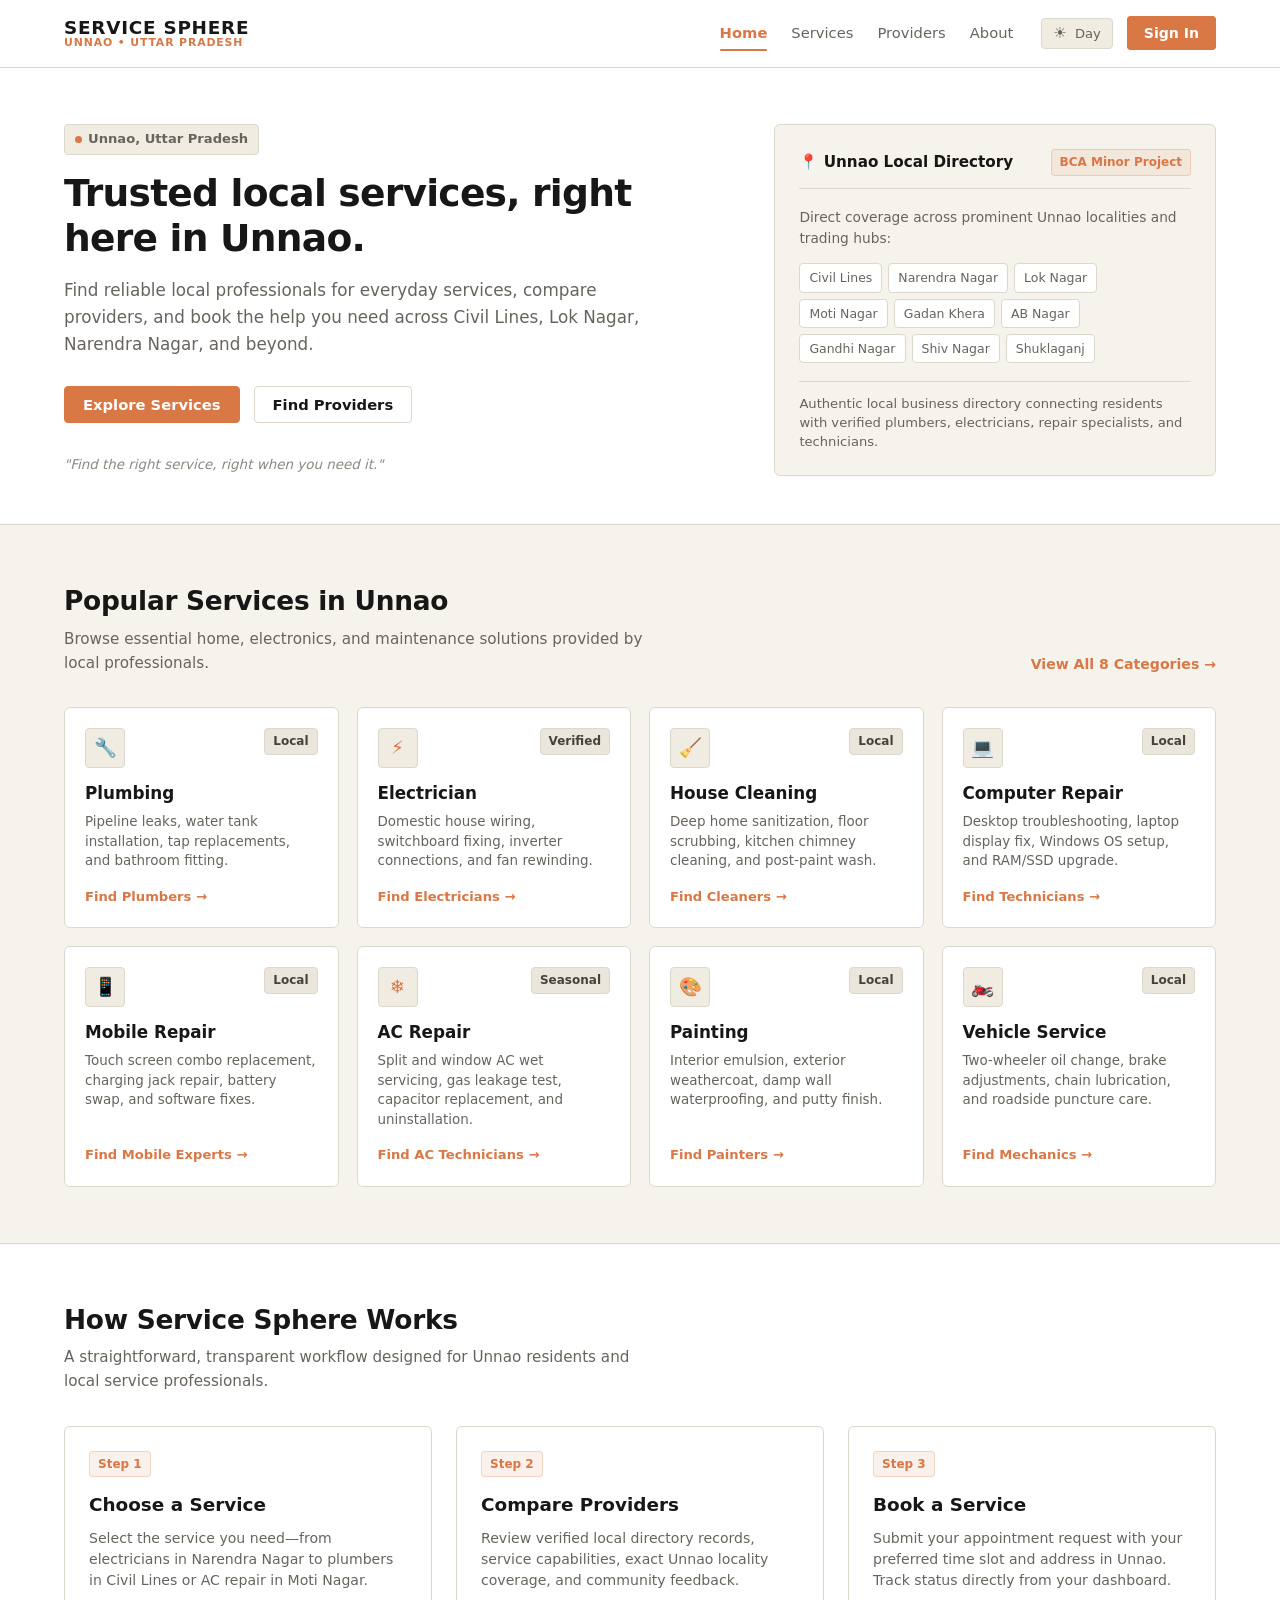
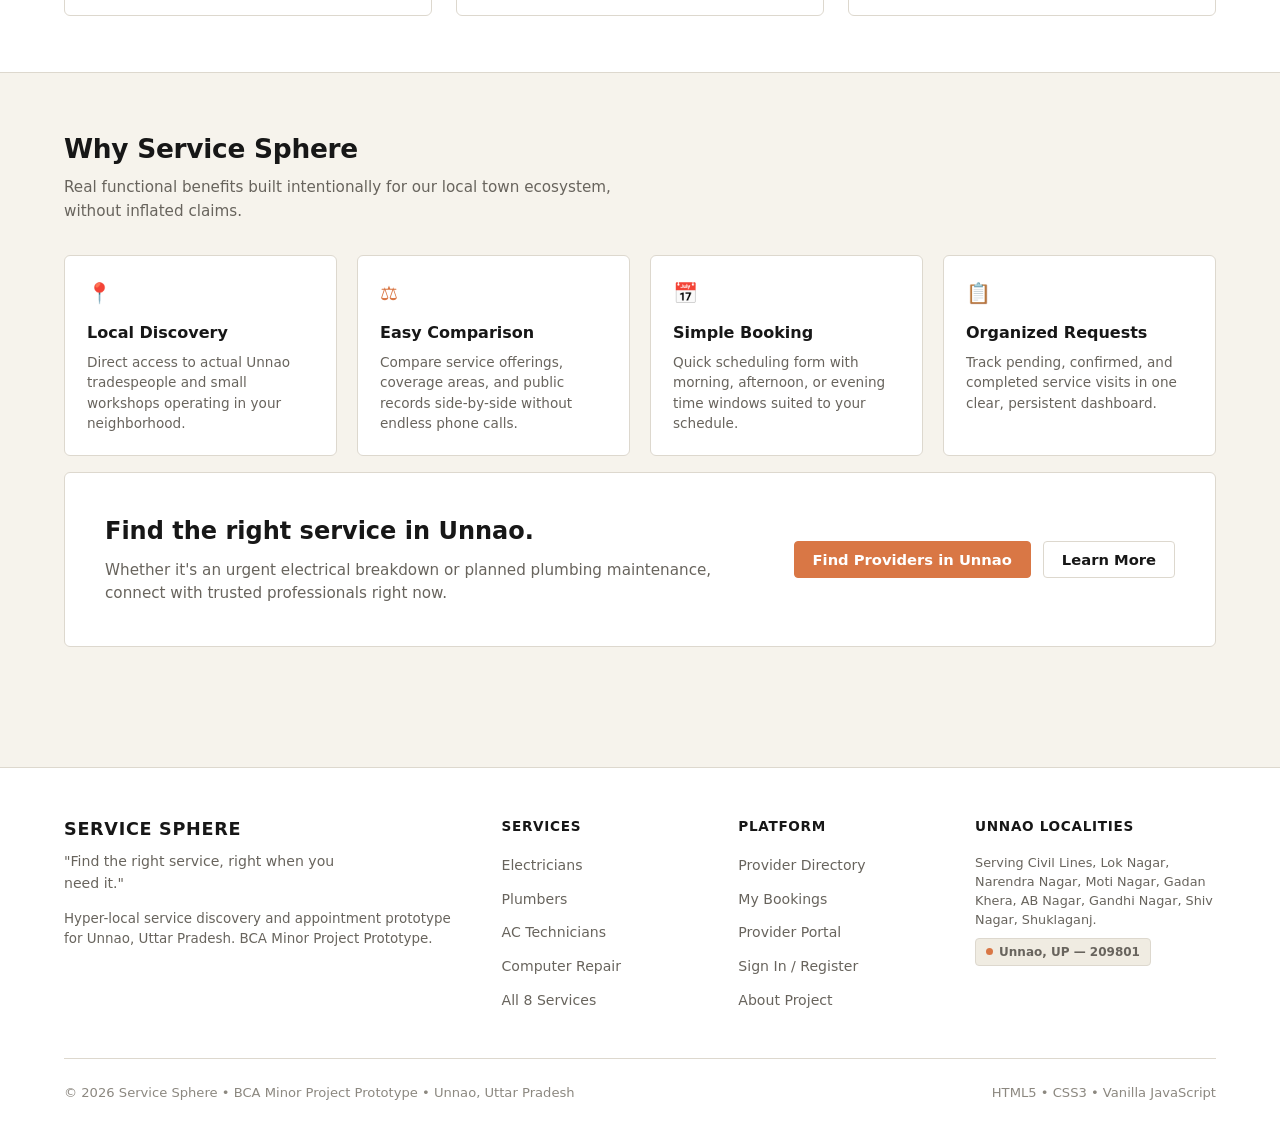
<file: servicesphere/index.html>
<!DOCTYPE html>
<html lang="en">
<head>
  <meta charset="UTF-8">
  <meta name="viewport" content="width=device-width, initial-scale=1.0">
  <title>Service Sphere — Local Services in Unnao, Uttar Pradesh</title>
  <meta name="description" content="Find the right service, right when you need it. Discover reliable local service providers in Unnao, Uttar Pradesh.">
  <link rel="stylesheet" href="css/style.css">
  <link rel="stylesheet" href="css/home.css">
  <link rel="stylesheet" href="css/responsive.css">
</head>
<body>

  <!-- Global Header -->
  <header class="site-header">
    <div class="container header-inner">
      <a href="index.html" class="brand" aria-label="Service Sphere Home">
        <div class="brand-text">
          <span class="brand-title">SERVICE SPHERE</span>
          <span class="brand-loc">Unnao &bull; Uttar Pradesh</span>
        </div>
      </a>

      <!-- Desktop & Mobile Navigation -->
      <nav class="main-nav" aria-label="Main Navigation">
        <ul class="nav-links">
          <li><a href="index.html" class="nav-link">Home</a></li>
          <li><a href="services.html" class="nav-link">Services</a></li>
          <li><a href="providers.html" class="nav-link">Providers</a></li>
          <li><a href="about.html" class="nav-link">About</a></li>
        </ul>

        <div class="header-actions">
          <button type="button" class="theme-toggle-btn" aria-label="Toggle visual theme" title="Switch Theme">
            <span class="theme-icon">☀️</span>
            <span class="theme-text">Day</span>
          </button>
          <div id="header-auth-container">
            <a href="auth.html" class="nav-auth-btn">Sign In</a>
          </div>
        </div>
      </nav>

      <!-- Mobile Menu Hamburger -->
      <button type="button" class="mobile-menu-toggle" aria-label="Toggle navigation menu" aria-expanded="false">
        <svg width="22" height="22" viewBox="0 0 24 24" fill="none" stroke="currentColor" stroke-width="2" stroke-linecap="round" stroke-linejoin="round">
          <line x1="3" y1="12" x2="21" y2="12"></line>
          <line x1="3" y1="6" x2="21" y2="6"></line>
          <line x1="3" y1="18" x2="21" y2="18"></line>
        </svg>
      </button>
    </div>
  </header>

  <main>
    <!-- Section 1: Hero -->
    <section class="hero-section">
      <div class="container">
        <div class="hero-grid">
          <div class="hero-content">
            <div class="hero-badge-wrap">
              <span class="location-indicator">
                <span class="loc-dot"></span>
                Unnao, Uttar Pradesh
              </span>
            </div>
            <h1 class="hero-title">Trusted local services, right here in Unnao.</h1>
            <p class="hero-lead">
              Find reliable local professionals for everyday services, compare providers, and book the help you need across Civil Lines, Lok Nagar, Narendra Nagar, and beyond.
            </p>
            <div class="hero-cta-group">
              <a href="services.html" class="btn btn-primary">Explore Services</a>
              <a href="providers.html" class="btn btn-secondary">Find Providers</a>
            </div>
            <p style="font-size: 0.84rem; color: var(--text-muted); font-style: italic;">
              "Find the right service, right when you need it."
            </p>
          </div>

          <div class="hero-feature-card">
            <div class="feature-card-header">
              <span class="feature-card-title">📍 Unnao Local Directory</span>
              <span class="badge badge-accent">BCA Minor Project</span>
            </div>
            <p style="font-size: 0.86rem; color: var(--text-secondary); margin-bottom: 14px;">
              Direct coverage across prominent Unnao localities and trading hubs:
            </p>
            <div class="local-localities-list">
              <span class="locality-tag">Civil Lines</span>
              <span class="locality-tag">Narendra Nagar</span>
              <span class="locality-tag">Lok Nagar</span>
              <span class="locality-tag">Moti Nagar</span>
              <span class="locality-tag">Gadan Khera</span>
              <span class="locality-tag">AB Nagar</span>
              <span class="locality-tag">Gandhi Nagar</span>
              <span class="locality-tag">Shiv Nagar</span>
              <span class="locality-tag">Shuklaganj</span>
            </div>
            <div class="hero-quick-notice">
              Authentic local business directory connecting residents with verified plumbers, electricians, repair specialists, and technicians.
            </div>
          </div>
        </div>
      </div>
    </section>

    <!-- Section 2: Popular Services (8 Categories) -->
    <section class="home-section">
      <div class="container">
        <div class="section-header">
          <div class="section-heading-wrap">
            <h2 class="section-title">Popular Services in Unnao</h2>
            <p class="section-sub">Browse essential home, electronics, and maintenance solutions provided by local professionals.</p>
          </div>
          <a href="services.html" class="section-link">View All 8 Categories &rarr;</a>
        </div>

        <div class="services-grid-home">
          <!-- 1. Plumbing -->
          <article class="service-card-home">
            <div class="service-card-top">
              <div class="service-icon-box">🔧</div>
              <span class="badge">Local</span>
            </div>
            <h3 class="service-card-name">Plumbing</h3>
            <p class="service-card-desc">Pipeline leaks, water tank installation, tap replacements, and bathroom fitting.</p>
            <a href="providers.html?category=Plumbing" class="service-card-btn">Find Plumbers &rarr;</a>
          </article>

          <!-- 2. Electrician -->
          <article class="service-card-home">
            <div class="service-card-top">
              <div class="service-icon-box">⚡</div>
              <span class="badge">Verified</span>
            </div>
            <h3 class="service-card-name">Electrician</h3>
            <p class="service-card-desc">Domestic house wiring, switchboard fixing, inverter connections, and fan rewinding.</p>
            <a href="providers.html?category=Electrician" class="service-card-btn">Find Electricians &rarr;</a>
          </article>

          <!-- 3. House Cleaning -->
          <article class="service-card-home">
            <div class="service-card-top">
              <div class="service-icon-box">🧹</div>
              <span class="badge">Local</span>
            </div>
            <h3 class="service-card-name">House Cleaning</h3>
            <p class="service-card-desc">Deep home sanitization, floor scrubbing, kitchen chimney cleaning, and post-paint wash.</p>
            <a href="providers.html?category=House%20Cleaning" class="service-card-btn">Find Cleaners &rarr;</a>
          </article>

          <!-- 4. Computer Repair -->
          <article class="service-card-home">
            <div class="service-card-top">
              <div class="service-icon-box">💻</div>
              <span class="badge">Local</span>
            </div>
            <h3 class="service-card-name">Computer Repair</h3>
            <p class="service-card-desc">Desktop troubleshooting, laptop display fix, Windows OS setup, and RAM/SSD upgrade.</p>
            <a href="providers.html?category=Computer%20Repair" class="service-card-btn">Find Technicians &rarr;</a>
          </article>

          <!-- 5. Mobile Repair -->
          <article class="service-card-home">
            <div class="service-card-top">
              <div class="service-icon-box">📱</div>
              <span class="badge">Local</span>
            </div>
            <h3 class="service-card-name">Mobile Repair</h3>
            <p class="service-card-desc">Touch screen combo replacement, charging jack repair, battery swap, and software fixes.</p>
            <a href="providers.html?category=Mobile%20Repair" class="service-card-btn">Find Mobile Experts &rarr;</a>
          </article>

          <!-- 6. AC Repair -->
          <article class="service-card-home">
            <div class="service-card-top">
              <div class="service-icon-box">❄️</div>
              <span class="badge">Seasonal</span>
            </div>
            <h3 class="service-card-name">AC Repair</h3>
            <p class="service-card-desc">Split and window AC wet servicing, gas leakage test, capacitor replacement, and uninstallation.</p>
            <a href="providers.html?category=AC%20Repair" class="service-card-btn">Find AC Technicians &rarr;</a>
          </article>

          <!-- 7. Painting -->
          <article class="service-card-home">
            <div class="service-card-top">
              <div class="service-icon-box">🎨</div>
              <span class="badge">Local</span>
            </div>
            <h3 class="service-card-name">Painting</h3>
            <p class="service-card-desc">Interior emulsion, exterior weathercoat, damp wall waterproofing, and putty finish.</p>
            <a href="providers.html?category=Painting" class="service-card-btn">Find Painters &rarr;</a>
          </article>

          <!-- 8. Vehicle Service -->
          <article class="service-card-home">
            <div class="service-card-top">
              <div class="service-icon-box">🏍️</div>
              <span class="badge">Local</span>
            </div>
            <h3 class="service-card-name">Vehicle Service</h3>
            <p class="service-card-desc">Two-wheeler oil change, brake adjustments, chain lubrication, and roadside puncture care.</p>
            <a href="providers.html?category=Vehicle%20Service" class="service-card-btn">Find Mechanics &rarr;</a>
          </article>
        </div>
      </div>
    </section>

    <!-- Section 3: How Service Sphere Works -->
    <section class="home-section alt-bg">
      <div class="container">
        <div class="section-header">
          <div class="section-heading-wrap">
            <h2 class="section-title">How Service Sphere Works</h2>
            <p class="section-sub">A straightforward, transparent workflow designed for Unnao residents and local service professionals.</p>
          </div>
        </div>

        <div class="steps-grid">
          <div class="step-card">
            <span class="step-number">Step 1</span>
            <h3 class="step-title">Choose a Service</h3>
            <p class="step-desc">
              Select the service you need—from electricians in Narendra Nagar to plumbers in Civil Lines or AC repair in Moti Nagar.
            </p>
          </div>

          <div class="step-card">
            <span class="step-number">Step 2</span>
            <h3 class="step-title">Compare Providers</h3>
            <p class="step-desc">
              Review verified local directory records, service capabilities, exact Unnao locality coverage, and community feedback.
            </p>
          </div>

          <div class="step-card">
            <span class="step-number">Step 3</span>
            <h3 class="step-title">Book a Service</h3>
            <p class="step-desc">
              Submit your appointment request with your preferred time slot and address in Unnao. Track status directly from your dashboard.
            </p>
          </div>
        </div>
      </div>
    </section>

    <!-- Section 4: Why Service Sphere -->
    <section class="home-section">
      <div class="container">
        <div class="section-header">
          <div class="section-heading-wrap">
            <h2 class="section-title">Why Service Sphere</h2>
            <p class="section-sub">Real functional benefits built intentionally for our local town ecosystem, without inflated claims.</p>
          </div>
        </div>

        <div class="benefits-grid">
          <div class="benefit-card">
            <div class="benefit-icon">📍</div>
            <h3 class="benefit-title">Local Discovery</h3>
            <p class="benefit-desc">
              Direct access to actual Unnao tradespeople and small workshops operating in your neighborhood.
            </p>
          </div>

          <div class="benefit-card">
            <div class="benefit-icon">⚖️</div>
            <h3 class="benefit-title">Easy Comparison</h3>
            <p class="benefit-desc">
              Compare service offerings, coverage areas, and public records side-by-side without endless phone calls.
            </p>
          </div>

          <div class="benefit-card">
            <div class="benefit-icon">📅</div>
            <h3 class="benefit-title">Simple Booking</h3>
            <p class="benefit-desc">
              Quick scheduling form with morning, afternoon, or evening time windows suited to your schedule.
            </p>
          </div>

          <div class="benefit-card">
            <div class="benefit-icon">📋</div>
            <h3 class="benefit-title">Organized Requests</h3>
            <p class="benefit-desc">
              Track pending, confirmed, and completed service visits in one clear, persistent dashboard.
            </p>
          </div>
        </div>

        <!-- Section 5: Call to action banner -->
        <div class="cta-banner">
          <div class="cta-banner-content">
            <h3 class="cta-banner-title">Find the right service in Unnao.</h3>
            <p class="cta-banner-desc">
              Whether it's an urgent electrical breakdown or planned plumbing maintenance, connect with trusted professionals right now.
            </p>
          </div>
          <div class="cta-banner-actions">
            <a href="providers.html" class="btn btn-primary">Find Providers in Unnao</a>
            <a href="about.html" class="btn btn-secondary">Learn More</a>
          </div>
        </div>
      </div>
    </section>
  </main>

  <!-- Global Footer -->
  <footer class="site-footer">
    <div class="container">
      <div class="footer-grid">
        <div>
          <div class="footer-brand-title">SERVICE SPHERE</div>
          <p class="footer-tagline">"Find the right service, right when you need it."</p>
          <p class="footer-local-notice">
            Hyper-local service discovery and appointment prototype for Unnao, Uttar Pradesh. BCA Minor Project Prototype.
          </p>
        </div>

        <div>
          <h4 class="footer-heading">Services</h4>
          <ul class="footer-links">
            <li><a href="providers.html?category=Electrician">Electricians</a></li>
            <li><a href="providers.html?category=Plumbing">Plumbers</a></li>
            <li><a href="providers.html?category=AC%20Repair">AC Technicians</a></li>
            <li><a href="providers.html?category=Computer%20Repair">Computer Repair</a></li>
            <li><a href="services.html">All 8 Services</a></li>
          </ul>
        </div>

        <div>
          <h4 class="footer-heading">Platform</h4>
          <ul class="footer-links">
            <li><a href="providers.html">Provider Directory</a></li>
            <li><a href="bookings.html">My Bookings</a></li>
            <li><a href="provider-dashboard.html">Provider Portal</a></li>
            <li><a href="auth.html">Sign In / Register</a></li>
            <li><a href="about.html">About Project</a></li>
          </ul>
        </div>

        <div>
          <h4 class="footer-heading">Unnao Localities</h4>
          <p class="footer-local-notice" style="font-size: 0.8rem; margin-bottom: 8px;">
            Serving Civil Lines, Lok Nagar, Narendra Nagar, Moti Nagar, Gadan Khera, AB Nagar, Gandhi Nagar, Shiv Nagar, Shuklaganj.
          </p>
          <span class="location-indicator" style="font-size: 0.75rem;">
            <span class="loc-dot"></span> Unnao, UP — 209801
          </span>
        </div>
      </div>

      <div class="footer-bottom">
        <span>&copy; 2026 Service Sphere &bull; BCA Minor Project Prototype &bull; Unnao, Uttar Pradesh</span>
        <span>HTML5 &bull; CSS3 &bull; Vanilla JavaScript</span>
      </div>
    </div>
  </footer>

  <script src="js/data.js"></script>
  <script src="js/main.js"></script>
</body>
</html>
</file>
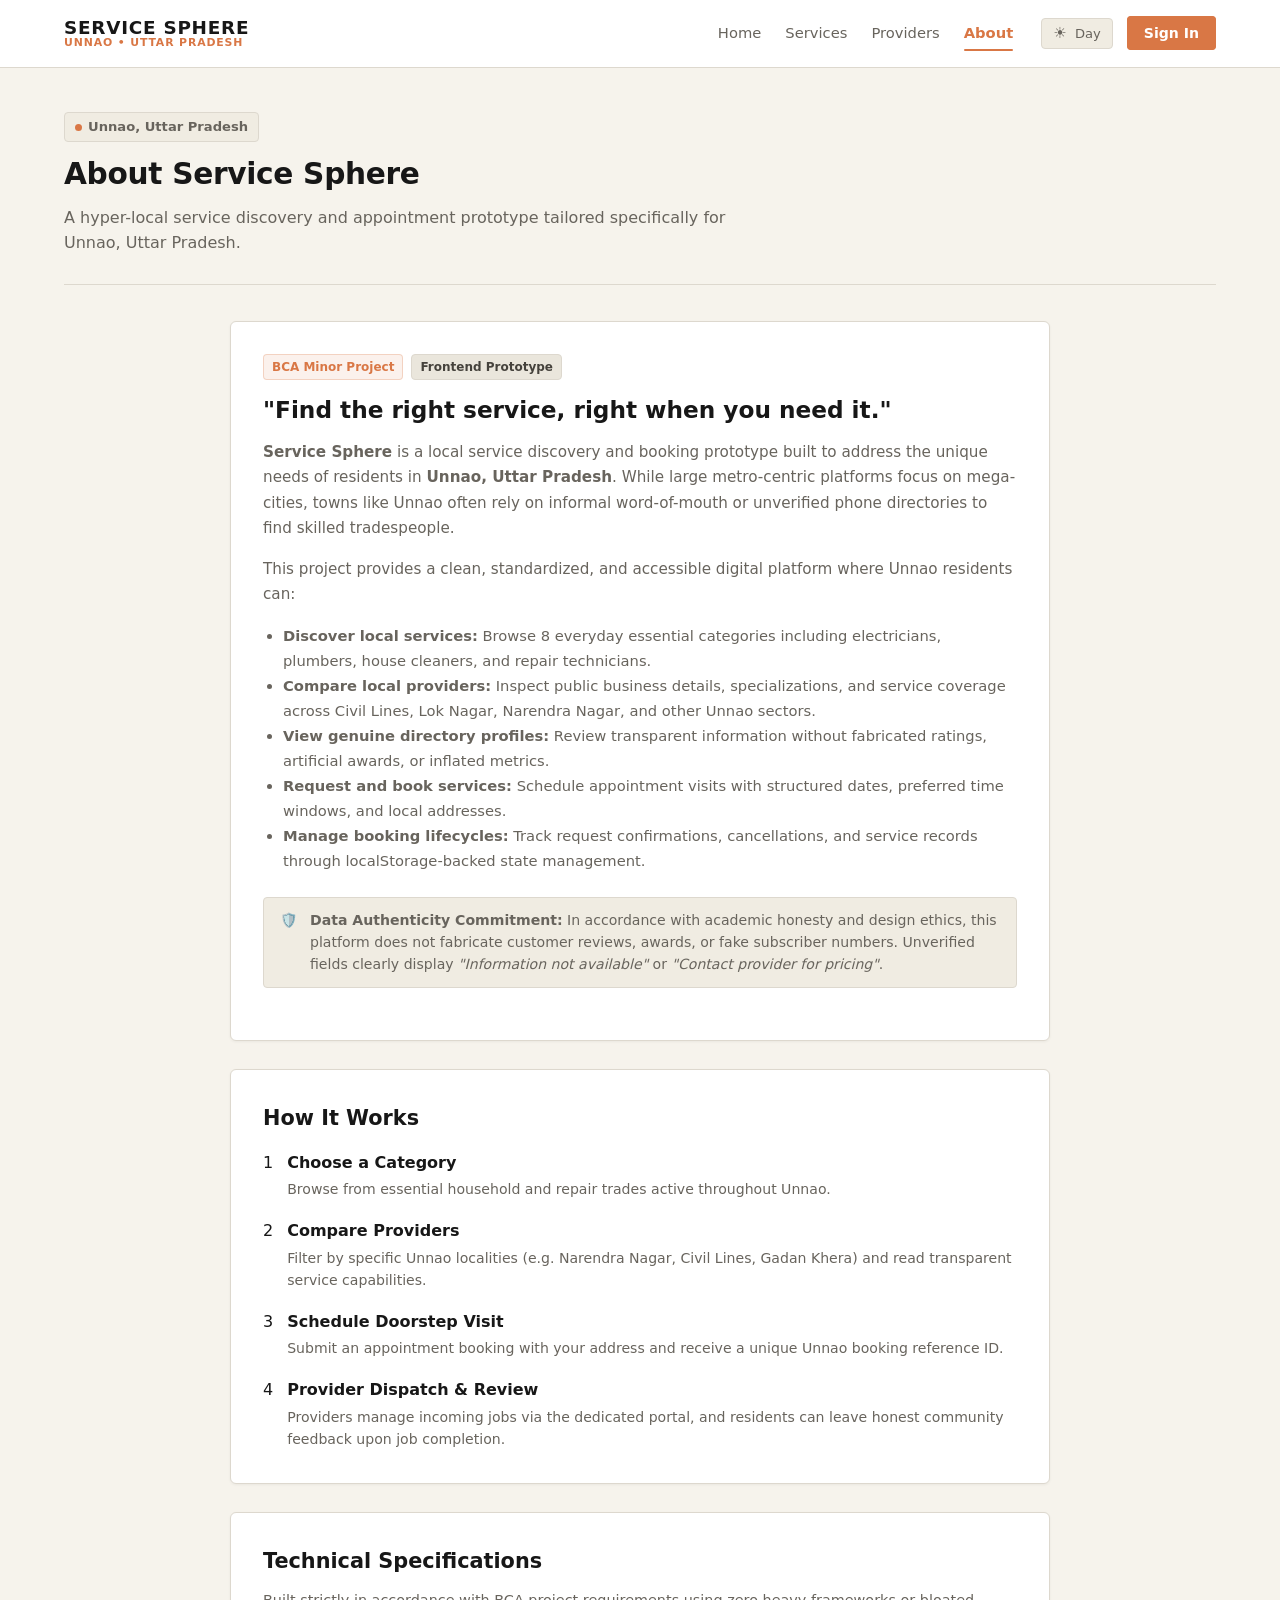
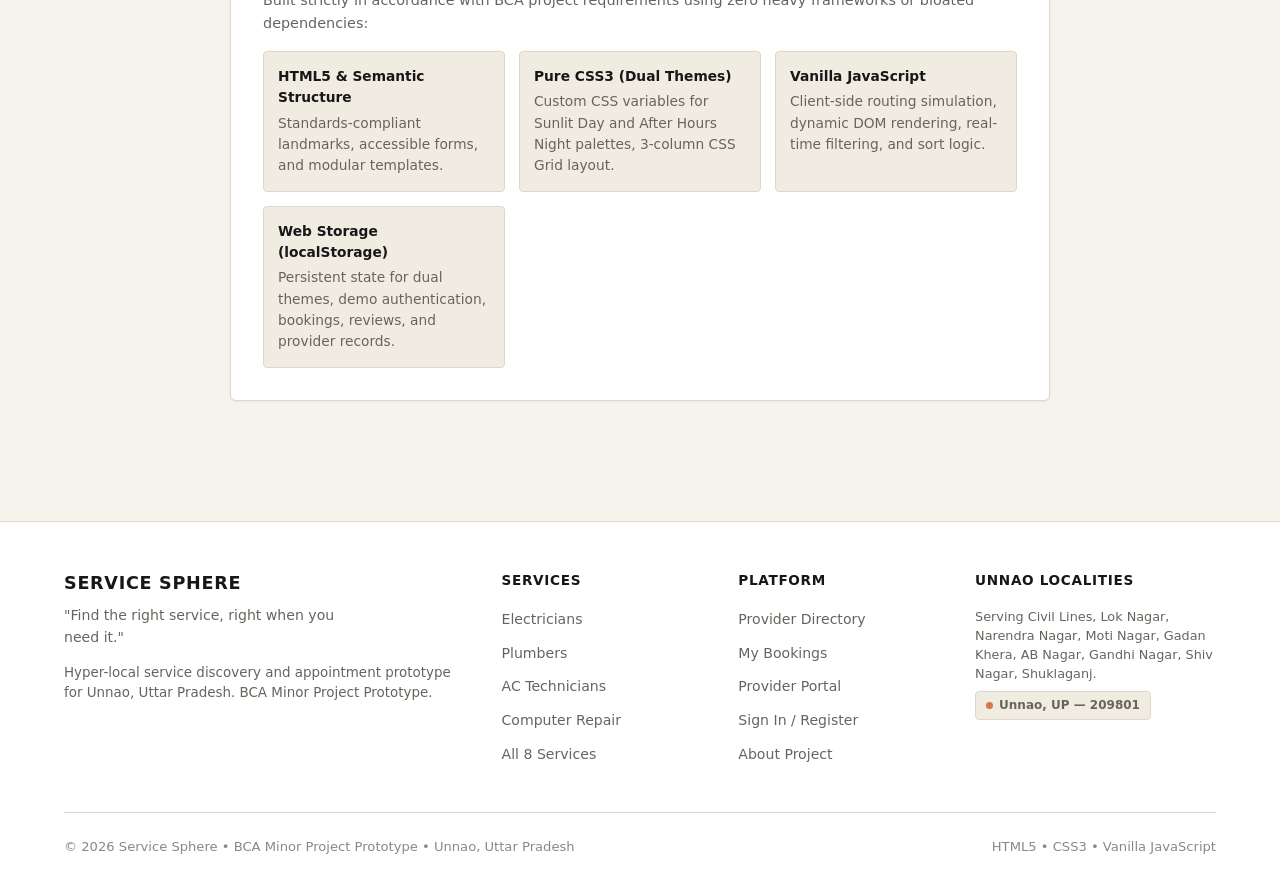
<file: servicesphere/about.html>
<!DOCTYPE html>
<html lang="en">
<head>
  <meta charset="UTF-8">
  <meta name="viewport" content="width=device-width, initial-scale=1.0">
  <title>About Service Sphere — Unnao, Uttar Pradesh</title>
  <meta name="description" content="About Service Sphere: A localized service discovery and booking platform engineered for Unnao, Uttar Pradesh. BCA Minor Project.">
  <link rel="stylesheet" href="css/style.css">
  <link rel="stylesheet" href="css/responsive.css">
</head>
<body>

  <!-- Global Header -->
  <header class="site-header">
    <div class="container header-inner">
      <a href="index.html" class="brand" aria-label="Service Sphere Home">
        <div class="brand-text">
          <span class="brand-title">SERVICE SPHERE</span>
          <span class="brand-loc">Unnao &bull; Uttar Pradesh</span>
        </div>
      </a>

      <nav class="main-nav" aria-label="Main Navigation">
        <ul class="nav-links">
          <li><a href="index.html" class="nav-link">Home</a></li>
          <li><a href="services.html" class="nav-link">Services</a></li>
          <li><a href="providers.html" class="nav-link">Providers</a></li>
          <li><a href="about.html" class="nav-link active">About</a></li>
        </ul>

        <div class="header-actions">
          <button type="button" class="theme-toggle-btn" aria-label="Toggle visual theme" title="Switch Theme">
            <span class="theme-icon">☀️</span>
            <span class="theme-text">Day</span>
          </button>
          <div id="header-auth-container">
            <a href="auth.html" class="nav-auth-btn">Sign In</a>
          </div>
        </div>
      </nav>

      <button type="button" class="mobile-menu-toggle" aria-label="Toggle navigation menu" aria-expanded="false">
        <svg width="22" height="22" viewBox="0 0 24 24" fill="none" stroke="currentColor" stroke-width="2" stroke-linecap="round" stroke-linejoin="round">
          <line x1="3" y1="12" x2="21" y2="12"></line>
          <line x1="3" y1="6" x2="21" y2="6"></line>
          <line x1="3" y1="18" x2="21" y2="18"></line>
        </svg>
      </button>
    </div>
  </header>

  <main style="padding-bottom: 56px;">
    <div class="container">
      <header class="page-header">
        <div style="margin-bottom: 10px;">
          <span class="location-indicator">
            <span class="loc-dot"></span> Unnao, Uttar Pradesh
          </span>
        </div>
        <h1 class="page-title">About Service Sphere</h1>
        <p class="page-subtitle">A hyper-local service discovery and appointment prototype tailored specifically for Unnao, Uttar Pradesh.</p>
      </header>

      <div style="max-width: 820px; margin: 0 auto;">
        <!-- Project Introduction -->
        <article class="card" style="padding: 32px; margin-bottom: 28px;">
          <div style="display: flex; align-items: center; gap: 8px; margin-bottom: 12px;">
            <span class="badge badge-accent">BCA Minor Project</span>
            <span class="badge">Frontend Prototype</span>
          </div>

          <h2 style="font-size: 1.45rem; font-weight: 800; color: var(--text-primary); margin-bottom: 12px;">
            "Find the right service, right when you need it."
          </h2>

          <p style="font-size: 0.95rem; color: var(--text-secondary); line-height: 1.65; margin-bottom: 16px;">
            <strong>Service Sphere</strong> is a local service discovery and booking prototype built to address the unique needs of residents in <strong>Unnao, Uttar Pradesh</strong>. While large metro-centric platforms focus on mega-cities, towns like Unnao often rely on informal word-of-mouth or unverified phone directories to find skilled tradespeople.
          </p>

          <p style="font-size: 0.95rem; color: var(--text-secondary); line-height: 1.65; margin-bottom: 16px;">
            This project provides a clean, standardized, and accessible digital platform where Unnao residents can:
          </p>

          <ul style="padding-left: 20px; color: var(--text-secondary); line-height: 1.7; font-size: 0.92rem; margin-bottom: 24px;">
            <li><strong>Discover local services:</strong> Browse 8 everyday essential categories including electricians, plumbers, house cleaners, and repair technicians.</li>
            <li><strong>Compare local providers:</strong> Inspect public business details, specializations, and service coverage across Civil Lines, Lok Nagar, Narendra Nagar, and other Unnao sectors.</li>
            <li><strong>View genuine directory profiles:</strong> Review transparent information without fabricated ratings, artificial awards, or inflated metrics.</li>
            <li><strong>Request and book services:</strong> Schedule appointment visits with structured dates, preferred time windows, and local addresses.</li>
            <li><strong>Manage booking lifecycles:</strong> Track request confirmations, cancellations, and service records through localStorage-backed state management.</li>
          </ul>

          <div class="alert alert-info">
            <span>🛡️</span>
            <div>
              <strong>Data Authenticity Commitment:</strong> In accordance with academic honesty and design ethics, this platform does not fabricate customer reviews, awards, or fake subscriber numbers. Unverified fields clearly display <em>"Information not available"</em> or <em>"Contact provider for pricing"</em>.
            </div>
          </div>
        </article>

        <!-- How It Works Summary -->
        <article class="card" style="padding: 32px; margin-bottom: 28px;">
          <h2 style="font-size: 1.3rem; font-weight: 800; color: var(--text-primary); margin-bottom: 16px;">
            How It Works
          </h2>

          <div style="display: flex; flex-direction: column; gap: 18px;">
            <div style="display: flex; gap: 14px; align-items: flex-start;">
              <span class="step-number" style="margin-bottom: 0;">1</span>
              <div>
                <strong style="color: var(--text-primary); font-size: 1rem; display: block; margin-bottom: 4px;">Choose a Category</strong>
                <p style="font-size: 0.88rem; color: var(--text-secondary);">Browse from essential household and repair trades active throughout Unnao.</p>
              </div>
            </div>

            <div style="display: flex; gap: 14px; align-items: flex-start;">
              <span class="step-number" style="margin-bottom: 0;">2</span>
              <div>
                <strong style="color: var(--text-primary); font-size: 1rem; display: block; margin-bottom: 4px;">Compare Providers</strong>
                <p style="font-size: 0.88rem; color: var(--text-secondary);">Filter by specific Unnao localities (e.g. Narendra Nagar, Civil Lines, Gadan Khera) and read transparent service capabilities.</p>
              </div>
            </div>

            <div style="display: flex; gap: 14px; align-items: flex-start;">
              <span class="step-number" style="margin-bottom: 0;">3</span>
              <div>
                <strong style="color: var(--text-primary); font-size: 1rem; display: block; margin-bottom: 4px;">Schedule Doorstep Visit</strong>
                <p style="font-size: 0.88rem; color: var(--text-secondary);">Submit an appointment booking with your address and receive a unique Unnao booking reference ID.</p>
              </div>
            </div>

            <div style="display: flex; gap: 14px; align-items: flex-start;">
              <span class="step-number" style="margin-bottom: 0;">4</span>
              <div>
                <strong style="color: var(--text-primary); font-size: 1rem; display: block; margin-bottom: 4px;">Provider Dispatch & Review</strong>
                <p style="font-size: 0.88rem; color: var(--text-secondary);">Providers manage incoming jobs via the dedicated portal, and residents can leave honest community feedback upon job completion.</p>
              </div>
            </div>
          </div>
        </article>

        <!-- Technical Stack Architecture -->
        <article class="card" style="padding: 32px;">
          <h2 style="font-size: 1.3rem; font-weight: 800; color: var(--text-primary); margin-bottom: 12px;">
            Technical Specifications
          </h2>
          <p style="font-size: 0.9rem; color: var(--text-secondary); line-height: 1.6; margin-bottom: 16px;">
            Built strictly in accordance with BCA project requirements using zero heavy frameworks or bloated dependencies:
          </p>

          <div style="display: grid; grid-template-columns: repeat(auto-fit, minmax(220px, 1fr)); gap: 14px; font-size: 0.86rem;">
            <div style="background-color: var(--surface-alt); padding: 14px; border: 1px solid var(--border); border-radius: var(--radius-sm);">
              <strong style="color: var(--text-primary); display: block; margin-bottom: 4px;">HTML5 & Semantic Structure</strong>
              <span style="color: var(--text-secondary);">Standards-compliant landmarks, accessible forms, and modular templates.</span>
            </div>
            <div style="background-color: var(--surface-alt); padding: 14px; border: 1px solid var(--border); border-radius: var(--radius-sm);">
              <strong style="color: var(--text-primary); display: block; margin-bottom: 4px;">Pure CSS3 (Dual Themes)</strong>
              <span style="color: var(--text-secondary);">Custom CSS variables for Sunlit Day and After Hours Night palettes, 3-column CSS Grid layout.</span>
            </div>
            <div style="background-color: var(--surface-alt); padding: 14px; border: 1px solid var(--border); border-radius: var(--radius-sm);">
              <strong style="color: var(--text-primary); display: block; margin-bottom: 4px;">Vanilla JavaScript</strong>
              <span style="color: var(--text-secondary);">Client-side routing simulation, dynamic DOM rendering, real-time filtering, and sort logic.</span>
            </div>
            <div style="background-color: var(--surface-alt); padding: 14px; border: 1px solid var(--border); border-radius: var(--radius-sm);">
              <strong style="color: var(--text-primary); display: block; margin-bottom: 4px;">Web Storage (localStorage)</strong>
              <span style="color: var(--text-secondary);">Persistent state for dual themes, demo authentication, bookings, reviews, and provider records.</span>
            </div>
          </div>
        </article>
      </div>
    </div>
  </main>

  <!-- Global Footer -->
  <footer class="site-footer">
    <div class="container">
      <div class="footer-grid">
        <div>
          <div class="footer-brand-title">SERVICE SPHERE</div>
          <p class="footer-tagline">"Find the right service, right when you need it."</p>
          <p class="footer-local-notice">
            Hyper-local service discovery and appointment prototype for Unnao, Uttar Pradesh. BCA Minor Project Prototype.
          </p>
        </div>

        <div>
          <h4 class="footer-heading">Services</h4>
          <ul class="footer-links">
            <li><a href="providers.html?category=Electrician">Electricians</a></li>
            <li><a href="providers.html?category=Plumbing">Plumbers</a></li>
            <li><a href="providers.html?category=AC%20Repair">AC Technicians</a></li>
            <li><a href="providers.html?category=Computer%20Repair">Computer Repair</a></li>
            <li><a href="services.html">All 8 Services</a></li>
          </ul>
        </div>

        <div>
          <h4 class="footer-heading">Platform</h4>
          <ul class="footer-links">
            <li><a href="providers.html">Provider Directory</a></li>
            <li><a href="bookings.html">My Bookings</a></li>
            <li><a href="provider-dashboard.html">Provider Portal</a></li>
            <li><a href="auth.html">Sign In / Register</a></li>
            <li><a href="about.html">About Project</a></li>
          </ul>
        </div>

        <div>
          <h4 class="footer-heading">Unnao Localities</h4>
          <p class="footer-local-notice" style="font-size: 0.8rem; margin-bottom: 8px;">
            Serving Civil Lines, Lok Nagar, Narendra Nagar, Moti Nagar, Gadan Khera, AB Nagar, Gandhi Nagar, Shiv Nagar, Shuklaganj.
          </p>
          <span class="location-indicator" style="font-size: 0.75rem;">
            <span class="loc-dot"></span> Unnao, UP — 209801
          </span>
        </div>
      </div>

      <div class="footer-bottom">
        <span>&copy; 2026 Service Sphere &bull; BCA Minor Project Prototype &bull; Unnao, Uttar Pradesh</span>
        <span>HTML5 &bull; CSS3 &bull; Vanilla JavaScript</span>
      </div>
    </div>
  </footer>

  <script src="js/data.js"></script>
  <script src="js/main.js"></script>
</body>
</html>
</file>
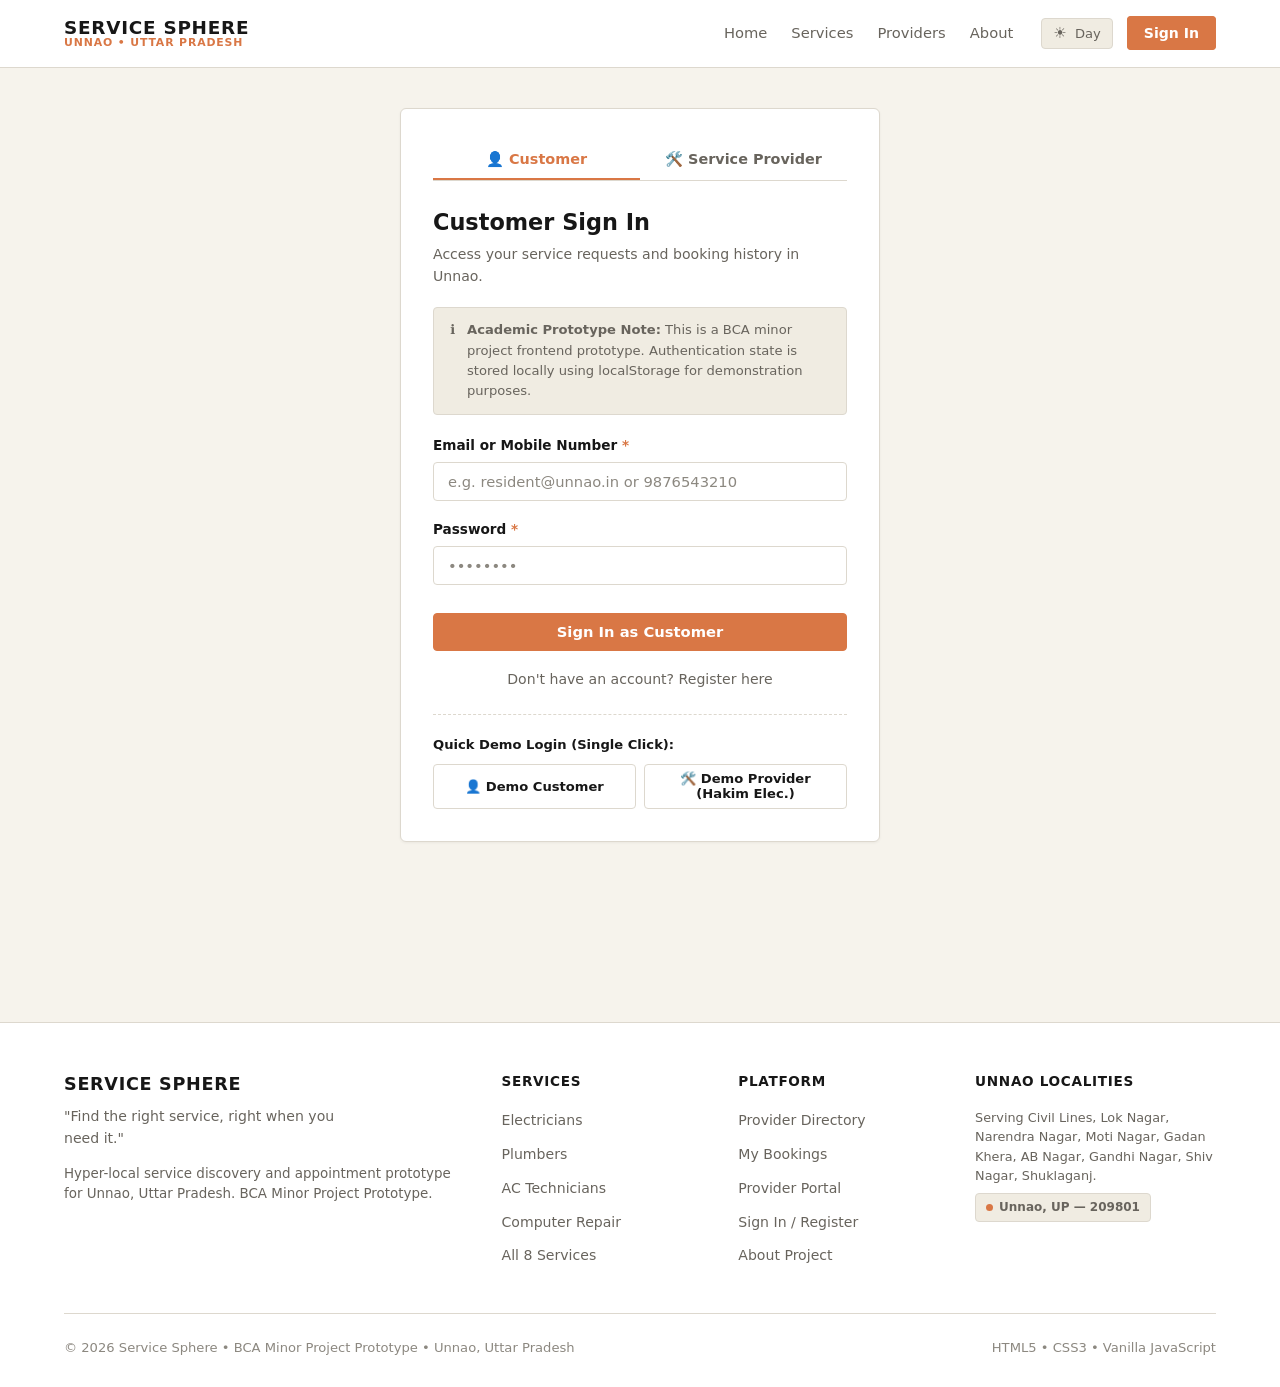
<file: servicesphere/auth.html>
<!DOCTYPE html>
<html lang="en">
<head>
  <meta charset="UTF-8">
  <meta name="viewport" content="width=device-width, initial-scale=1.0">
  <title>Sign In & Register — Service Sphere Unnao</title>
  <meta name="description" content="Access your local customer or provider account on Service Sphere Unnao.">
  <link rel="stylesheet" href="css/style.css">
  <link rel="stylesheet" href="css/responsive.css">
  <style>
    .auth-card {
      max-width: 480px;
      margin: 40px auto 60px auto;
      background-color: var(--surface);
      border: 1px solid var(--border);
      border-radius: var(--radius-md);
      padding: 32px;
      box-shadow: var(--shadow-sm);
    }

    .auth-role-tabs {
      display: flex;
      border-bottom: 1px solid var(--border);
      margin-bottom: 24px;
    }

    .auth-role-tab {
      flex: 1;
      text-align: center;
      padding: 10px;
      font-size: 0.9rem;
      font-weight: 600;
      color: var(--text-secondary);
      background: transparent;
      border: none;
      border-bottom: 2px solid transparent;
      cursor: pointer;
      transition: all var(--transition-fast);
    }

    .auth-role-tab.active {
      color: var(--accent);
      border-bottom-color: var(--accent);
    }

    .demo-creds-box {
      margin-top: 24px;
      padding-top: 20px;
      border-top: 1px dashed var(--border);
      font-size: 0.82rem;
      color: var(--text-secondary);
    }

    .demo-creds-box strong {
      color: var(--text-primary);
    }
  </style>
</head>
<body>

  <!-- Global Header -->
  <header class="site-header">
    <div class="container header-inner">
      <a href="index.html" class="brand" aria-label="Service Sphere Home">
        <div class="brand-text">
          <span class="brand-title">SERVICE SPHERE</span>
          <span class="brand-loc">Unnao &bull; Uttar Pradesh</span>
        </div>
      </a>

      <nav class="main-nav" aria-label="Main Navigation">
        <ul class="nav-links">
          <li><a href="index.html" class="nav-link">Home</a></li>
          <li><a href="services.html" class="nav-link">Services</a></li>
          <li><a href="providers.html" class="nav-link">Providers</a></li>
          <li><a href="about.html" class="nav-link">About</a></li>
        </ul>

        <div class="header-actions">
          <button type="button" class="theme-toggle-btn" aria-label="Toggle visual theme" title="Switch Theme">
            <span class="theme-icon">☀️</span>
            <span class="theme-text">Day</span>
          </button>
          <div id="header-auth-container">
            <a href="auth.html" class="nav-auth-btn active">Sign In</a>
          </div>
        </div>
      </nav>

      <button type="button" class="mobile-menu-toggle" aria-label="Toggle navigation menu" aria-expanded="false">
        <svg width="22" height="22" viewBox="0 0 24 24" fill="none" stroke="currentColor" stroke-width="2" stroke-linecap="round" stroke-linejoin="round">
          <line x1="3" y1="12" x2="21" y2="12"></line>
          <line x1="3" y1="6" x2="21" y2="6"></line>
          <line x1="3" y1="18" x2="21" y2="18"></line>
        </svg>
      </button>
    </div>
  </header>

  <main style="padding-bottom: 56px;">
    <div class="container">
      <div class="auth-card">
        <!-- Role Selector Tabs: Customer vs Service Provider -->
        <div class="auth-role-tabs" role="tablist">
          <button type="button" class="auth-role-tab active" data-role="customer" role="tab" aria-selected="true">
            👤 Customer
          </button>
          <button type="button" class="auth-role-tab" data-role="provider" role="tab" aria-selected="false">
            🛠️ Service Provider
          </button>
        </div>

        <div style="margin-bottom: 20px;">
          <h1 id="auth-card-title" style="font-size: 1.4rem; font-weight: 800; color: var(--text-primary); margin-bottom: 4px;">
            Customer Sign In
          </h1>
          <p id="auth-card-subtitle" style="font-size: 0.88rem; color: var(--text-secondary);">
            Access your service requests and booking history in Unnao.
          </p>
        </div>

        <!-- Academic Prototype Notice -->
        <div class="alert alert-info" style="font-size: 0.82rem; margin-bottom: 20px;">
          <span>ℹ️</span>
          <div>
            <strong>Academic Prototype Note:</strong> This is a BCA minor project frontend prototype. Authentication state is stored locally using localStorage for demonstration purposes.
          </div>
        </div>

        <!-- 1. Customer Login Form -->
        <form id="customer-login-form">
          <div class="form-group">
            <label class="form-label" for="cust-login-email">Email or Mobile Number <span class="req">*</span></label>
            <input type="text" id="cust-login-email" class="form-control" placeholder="e.g. resident@unnao.in or 9876543210" required>
          </div>
          <div class="form-group">
            <label class="form-label" for="cust-login-password">Password <span class="req">*</span></label>
            <input type="password" id="cust-login-password" class="form-control" placeholder="••••••••" required>
          </div>
          <button type="submit" class="btn btn-primary btn-block" style="margin-top: 10px;">Sign In as Customer</button>
        </form>

        <!-- 2. Customer Register Form -->
        <form id="customer-register-form" style="display: none;">
          <div class="form-group">
            <label class="form-label" for="cust-reg-name">Full Name <span class="req">*</span></label>
            <input type="text" id="cust-reg-name" class="form-control" placeholder="e.g. Pooja Sharma" required>
          </div>
          <div class="form-group">
            <label class="form-label" for="cust-reg-contact">Email or Phone Number <span class="req">*</span></label>
            <input type="text" id="cust-reg-contact" class="form-control" placeholder="e.g. 9876543210 or pooja@gmail.com" required>
          </div>
          <div class="form-group">
            <label class="form-label" for="cust-reg-locality">Your Locality in Unnao <span class="req">*</span></label>
            <select id="cust-reg-locality" class="form-control" required>
              <option value="Civil Lines, Unnao">Civil Lines, Unnao</option>
              <option value="Narendra Nagar, Unnao">Narendra Nagar, Unnao</option>
              <option value="Lok Nagar, Unnao">Lok Nagar, Unnao</option>
              <option value="Moti Nagar, Unnao">Moti Nagar, Unnao</option>
              <option value="Gadan Khera, Unnao">Gadan Khera, Unnao</option>
              <option value="AB Nagar, Unnao">AB Nagar, Unnao</option>
              <option value="Gandhi Nagar, Unnao">Gandhi Nagar, Unnao</option>
              <option value="Shiv Nagar, Unnao">Shiv Nagar, Unnao</option>
              <option value="Shuklaganj, Unnao">Shuklaganj, Unnao</option>
            </select>
          </div>
          <div class="form-group">
            <label class="form-label" for="cust-reg-password">Create Password <span class="req">*</span></label>
            <input type="password" id="cust-reg-password" class="form-control" placeholder="••••••••" required>
          </div>
          <button type="submit" class="btn btn-primary btn-block" style="margin-top: 10px;">Register Customer Account</button>
        </form>

        <!-- 3. Provider Login Form -->
        <form id="provider-login-form" style="display: none;">
          <div class="form-group">
            <label class="form-label" for="prov-login-email">Provider Business / Contact <span class="req">*</span></label>
            <input type="text" id="prov-login-email" class="form-control" placeholder="e.g. Hakim Electricals or unn-elec-001" required>
          </div>
          <div class="form-group">
            <label class="form-label" for="prov-login-password">Password <span class="req">*</span></label>
            <input type="password" id="prov-login-password" class="form-control" placeholder="••••••••" required>
          </div>
          <button type="submit" class="btn btn-primary btn-block" style="margin-top: 10px;">Access Provider Dashboard</button>
        </form>

        <!-- 4. Provider Register Form -->
        <form id="provider-register-form" style="display: none;">
          <div class="form-group">
            <label class="form-label" for="prov-reg-name">Business / Trade Name <span class="req">*</span></label>
            <input type="text" id="prov-reg-name" class="form-control" placeholder="e.g. Verma Plumbing & Sanitary" required>
          </div>
          <div class="form-group">
            <label class="form-label" for="prov-reg-category">Trade Category <span class="req">*</span></label>
            <select id="prov-reg-category" class="form-control" required>
              <option value="Electrician">Electrician</option>
              <option value="Plumbing">Plumbing</option>
              <option value="House Cleaning">House Cleaning</option>
              <option value="Computer Repair">Computer Repair</option>
              <option value="Mobile Repair">Mobile Repair</option>
              <option value="AC Repair">AC Repair</option>
              <option value="Painting">Painting</option>
              <option value="Vehicle Service">Vehicle Service</option>
            </select>
          </div>
          <div class="form-group">
            <label class="form-label" for="prov-reg-locality">Shop / Operating Locality <span class="req">*</span></label>
            <select id="prov-reg-locality" class="form-control" required>
              <option value="Civil Lines, Unnao">Civil Lines, Unnao</option>
              <option value="Narendra Nagar, Unnao">Narendra Nagar, Unnao</option>
              <option value="Lok Nagar, Unnao">Lok Nagar, Unnao</option>
              <option value="Moti Nagar, Unnao">Moti Nagar, Unnao</option>
              <option value="Gadan Khera, Unnao">Gadan Khera, Unnao</option>
              <option value="AB Nagar, Unnao">AB Nagar, Unnao</option>
              <option value="Gandhi Nagar, Unnao">Gandhi Nagar, Unnao</option>
              <option value="Shiv Nagar, Unnao">Shiv Nagar, Unnao</option>
              <option value="Shuklaganj, Unnao">Shuklaganj, Unnao</option>
            </select>
          </div>
          <div class="form-group">
            <label class="form-label" for="prov-reg-desc">Short Service Description</label>
            <textarea id="prov-reg-desc" class="form-control" placeholder="Briefly describe your services, experience, and warranty..."></textarea>
          </div>
          <button type="submit" class="btn btn-primary btn-block" style="margin-top: 10px;">List Provider Business</button>
        </form>

        <!-- Toggle Between Login / Register -->
        <div id="auth-toggle-prompt" style="text-align: center; margin-top: 18px; font-size: 0.88rem; color: var(--text-secondary);">
          Don't have an account? <a href="#" class="mode-toggle-link" style="color: var(--accent); font-weight: 600;">Register here</a>
        </div>

        <!-- Instant Demo Logins (For Quick BCA Grading & Evaluation) -->
        <div class="demo-creds-box">
          <div style="font-weight: 700; margin-bottom: 6px; color: var(--text-primary);">Quick Demo Login (Single Click):</div>
          <div style="display: flex; gap: 8px; flex-wrap: wrap; margin-top: 8px;">
            <button type="button" id="demo-login-customer" class="btn btn-secondary btn-sm" style="flex: 1;">
              👤 Demo Customer
            </button>
            <button type="button" id="demo-login-provider" class="btn btn-secondary btn-sm" style="flex: 1;">
              🛠️ Demo Provider (Hakim Elec.)
            </button>
          </div>
        </div>
      </div>
    </div>
  </main>

  <!-- Global Footer -->
  <footer class="site-footer">
    <div class="container">
      <div class="footer-grid">
        <div>
          <div class="footer-brand-title">SERVICE SPHERE</div>
          <p class="footer-tagline">"Find the right service, right when you need it."</p>
          <p class="footer-local-notice">
            Hyper-local service discovery and appointment prototype for Unnao, Uttar Pradesh. BCA Minor Project Prototype.
          </p>
        </div>

        <div>
          <h4 class="footer-heading">Services</h4>
          <ul class="footer-links">
            <li><a href="providers.html?category=Electrician">Electricians</a></li>
            <li><a href="providers.html?category=Plumbing">Plumbers</a></li>
            <li><a href="providers.html?category=AC%20Repair">AC Technicians</a></li>
            <li><a href="providers.html?category=Computer%20Repair">Computer Repair</a></li>
            <li><a href="services.html">All 8 Services</a></li>
          </ul>
        </div>

        <div>
          <h4 class="footer-heading">Platform</h4>
          <ul class="footer-links">
            <li><a href="providers.html">Provider Directory</a></li>
            <li><a href="bookings.html">My Bookings</a></li>
            <li><a href="provider-dashboard.html">Provider Portal</a></li>
            <li><a href="auth.html">Sign In / Register</a></li>
            <li><a href="about.html">About Project</a></li>
          </ul>
        </div>

        <div>
          <h4 class="footer-heading">Unnao Localities</h4>
          <p class="footer-local-notice" style="font-size: 0.8rem; margin-bottom: 8px;">
            Serving Civil Lines, Lok Nagar, Narendra Nagar, Moti Nagar, Gadan Khera, AB Nagar, Gandhi Nagar, Shiv Nagar, Shuklaganj.
          </p>
          <span class="location-indicator" style="font-size: 0.75rem;">
            <span class="loc-dot"></span> Unnao, UP — 209801
          </span>
        </div>
      </div>

      <div class="footer-bottom">
        <span>&copy; 2026 Service Sphere &bull; BCA Minor Project Prototype &bull; Unnao, Uttar Pradesh</span>
        <span>HTML5 &bull; CSS3 &bull; Vanilla JavaScript</span>
      </div>
    </div>
  </footer>

  <script src="js/data.js"></script>
  <script src="js/main.js"></script>
  <script src="js/auth.js"></script>
</body>
</html>
</file>
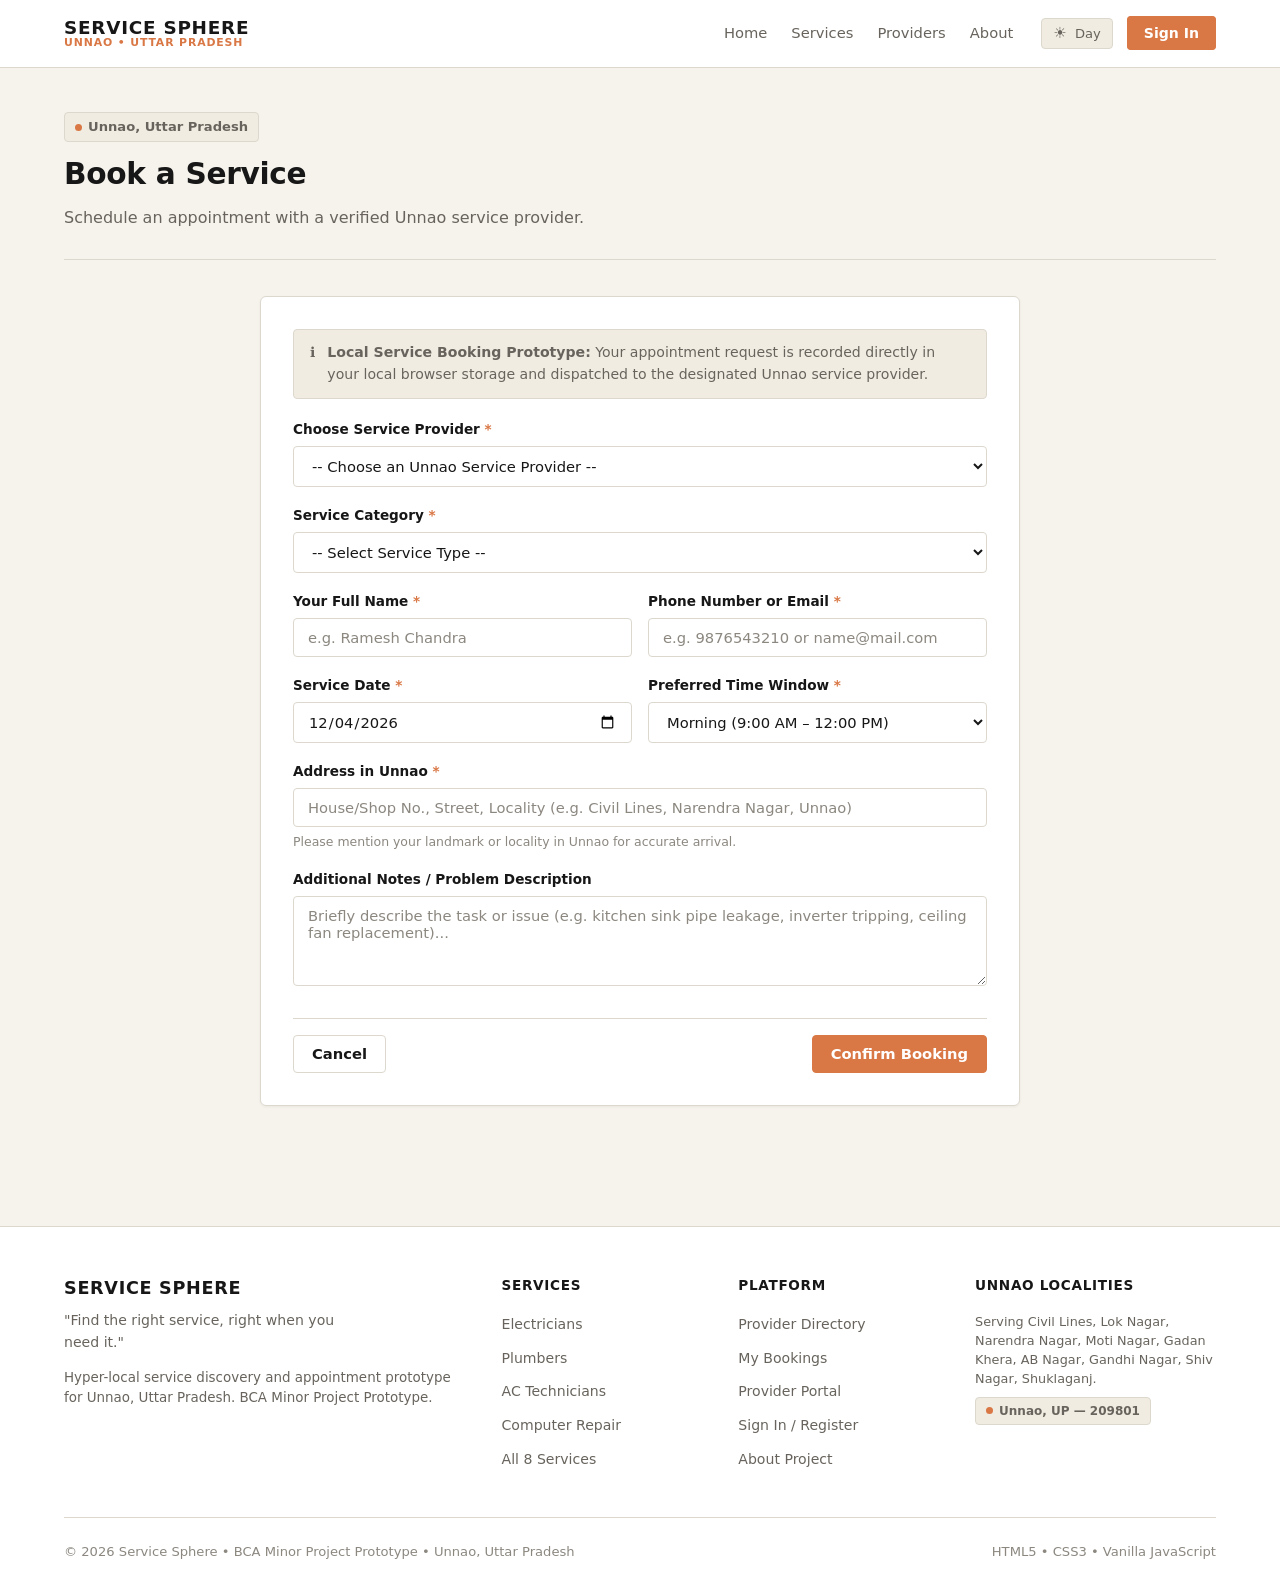
<file: servicesphere/booking.html>
<!DOCTYPE html>
<html lang="en">
<head>
  <meta charset="UTF-8">
  <meta name="viewport" content="width=device-width, initial-scale=1.0">
  <title>Book a Service — Service Sphere Unnao</title>
  <meta name="description" content="Schedule a local service appointment with verified professionals in Unnao, Uttar Pradesh.">
  <link rel="stylesheet" href="css/style.css">
  <link rel="stylesheet" href="css/responsive.css">
</head>
<body>

  <!-- Global Header -->
  <header class="site-header">
    <div class="container header-inner">
      <a href="index.html" class="brand" aria-label="Service Sphere Home">
        <div class="brand-text">
          <span class="brand-title">SERVICE SPHERE</span>
          <span class="brand-loc">Unnao &bull; Uttar Pradesh</span>
        </div>
      </a>

      <nav class="main-nav" aria-label="Main Navigation">
        <ul class="nav-links">
          <li><a href="index.html" class="nav-link">Home</a></li>
          <li><a href="services.html" class="nav-link">Services</a></li>
          <li><a href="providers.html" class="nav-link">Providers</a></li>
          <li><a href="about.html" class="nav-link">About</a></li>
        </ul>

        <div class="header-actions">
          <button type="button" class="theme-toggle-btn" aria-label="Toggle visual theme" title="Switch Theme">
            <span class="theme-icon">☀️</span>
            <span class="theme-text">Day</span>
          </button>
          <div id="header-auth-container">
            <a href="auth.html" class="nav-auth-btn">Sign In</a>
          </div>
        </div>
      </nav>

      <button type="button" class="mobile-menu-toggle" aria-label="Toggle navigation menu" aria-expanded="false">
        <svg width="22" height="22" viewBox="0 0 24 24" fill="none" stroke="currentColor" stroke-width="2" stroke-linecap="round" stroke-linejoin="round">
          <line x1="3" y1="12" x2="21" y2="12"></line>
          <line x1="3" y1="6" x2="21" y2="6"></line>
          <line x1="3" y1="18" x2="21" y2="18"></line>
        </svg>
      </button>
    </div>
  </header>

  <main style="padding-bottom: 56px;">
    <div class="container">
      <header class="page-header">
        <div style="margin-bottom: 10px;">
          <span class="location-indicator">
            <span class="loc-dot"></span> Unnao, Uttar Pradesh
          </span>
        </div>
        <h1 class="page-title">Book a Service</h1>
        <p class="page-subtitle">Schedule an appointment with a verified Unnao service provider.</p>
      </header>

      <div style="max-width: 760px; margin: 0 auto;">
        <div class="card" style="padding: 32px;">
          <div class="alert alert-info">
            <span>ℹ️</span>
            <div>
              <strong>Local Service Booking Prototype:</strong> Your appointment request is recorded directly in your local browser storage and dispatched to the designated Unnao service provider.
            </div>
          </div>

          <form id="service-booking-form">
            <!-- Provider Selection -->
            <div class="form-group">
              <label class="form-label" for="booking-provider">Choose Service Provider <span class="req">*</span></label>
              <select id="booking-provider" class="form-control" required>
                <!-- Populated dynamically by js/booking.js -->
              </select>
            </div>

            <!-- Service Category -->
            <div class="form-group">
              <label class="form-label" for="booking-service">Service Category <span class="req">*</span></label>
              <select id="booking-service" class="form-control" required>
                <!-- Populated dynamically by js/booking.js -->
              </select>
            </div>

            <!-- Customer Details (2 Columns) -->
            <div style="display: grid; grid-template-columns: 1fr 1fr; gap: 16px;">
              <div class="form-group">
                <label class="form-label" for="customer-name">Your Full Name <span class="req">*</span></label>
                <input type="text" id="customer-name" class="form-control" placeholder="e.g. Ramesh Chandra" required>
              </div>

              <div class="form-group">
                <label class="form-label" for="customer-contact">Phone Number or Email <span class="req">*</span></label>
                <input type="text" id="customer-contact" class="form-control" placeholder="e.g. 9876543210 or name@mail.com" required>
              </div>
            </div>

            <!-- Date & Preferred Time Slot (2 Columns) -->
            <div style="display: grid; grid-template-columns: 1fr 1fr; gap: 16px;">
              <div class="form-group">
                <label class="form-label" for="booking-date">Service Date <span class="req">*</span></label>
                <input type="date" id="booking-date" class="form-control" required>
              </div>

              <div class="form-group">
                <label class="form-label" for="booking-time-slot">Preferred Time Window <span class="req">*</span></label>
                <select id="booking-time-slot" class="form-control" required>
                  <option value="Morning (9:00 AM – 12:00 PM)">Morning (9:00 AM – 12:00 PM)</option>
                  <option value="Afternoon (12:00 PM – 4:00 PM)">Afternoon (12:00 PM – 4:00 PM)</option>
                  <option value="Evening (4:00 PM – 7:00 PM)">Evening (4:00 PM – 7:00 PM)</option>
                </select>
              </div>
            </div>

            <!-- Service Address in Unnao -->
            <div class="form-group">
              <label class="form-label" for="service-address">Address in Unnao <span class="req">*</span></label>
              <input type="text" id="service-address" class="form-control" placeholder="House/Shop No., Street, Locality (e.g. Civil Lines, Narendra Nagar, Unnao)" required>
              <div class="form-hint">Please mention your landmark or locality in Unnao for accurate arrival.</div>
            </div>

            <!-- Problem Description / Notes -->
            <div class="form-group">
              <label class="form-label" for="booking-notes">Additional Notes / Problem Description</label>
              <textarea id="booking-notes" class="form-control" placeholder="Briefly describe the task or issue (e.g. kitchen sink pipe leakage, inverter tripping, ceiling fan replacement)..."></textarea>
            </div>

            <!-- Form Actions -->
            <div style="display: flex; justify-content: space-between; align-items: center; margin-top: 24px; padding-top: 16px; border-top: 1px solid var(--border);">
              <a href="providers.html" class="btn btn-secondary">Cancel</a>
              <button type="submit" class="btn btn-primary">Confirm Booking</button>
            </div>
          </form>
        </div>
      </div>
    </div>
  </main>

  <!-- Booking Confirmation Modal Popup -->
  <div id="booking-confirmation-modal" class="modal-overlay" role="dialog" aria-labelledby="modal-title-confirm" aria-modal="true">
    <div class="modal-dialog">
      <div class="modal-header">
        <h2 id="modal-title-confirm" class="modal-title">Booking Confirmation</h2>
      </div>
      <div id="modal-booking-summary">
        <!-- Injected by js/booking.js -->
      </div>
      <div style="display: flex; gap: 10px; justify-content: flex-end; border-top: 1px solid var(--border); padding-top: 14px;">
        <a href="bookings.html" class="btn btn-primary btn-sm">View My Bookings</a>
        <a href="index.html" class="btn btn-secondary btn-sm">Back to Home</a>
      </div>
    </div>
  </div>

  <!-- Global Footer -->
  <footer class="site-footer">
    <div class="container">
      <div class="footer-grid">
        <div>
          <div class="footer-brand-title">SERVICE SPHERE</div>
          <p class="footer-tagline">"Find the right service, right when you need it."</p>
          <p class="footer-local-notice">
            Hyper-local service discovery and appointment prototype for Unnao, Uttar Pradesh. BCA Minor Project Prototype.
          </p>
        </div>

        <div>
          <h4 class="footer-heading">Services</h4>
          <ul class="footer-links">
            <li><a href="providers.html?category=Electrician">Electricians</a></li>
            <li><a href="providers.html?category=Plumbing">Plumbers</a></li>
            <li><a href="providers.html?category=AC%20Repair">AC Technicians</a></li>
            <li><a href="providers.html?category=Computer%20Repair">Computer Repair</a></li>
            <li><a href="services.html">All 8 Services</a></li>
          </ul>
        </div>

        <div>
          <h4 class="footer-heading">Platform</h4>
          <ul class="footer-links">
            <li><a href="providers.html">Provider Directory</a></li>
            <li><a href="bookings.html">My Bookings</a></li>
            <li><a href="provider-dashboard.html">Provider Portal</a></li>
            <li><a href="auth.html">Sign In / Register</a></li>
            <li><a href="about.html">About Project</a></li>
          </ul>
        </div>

        <div>
          <h4 class="footer-heading">Unnao Localities</h4>
          <p class="footer-local-notice" style="font-size: 0.8rem; margin-bottom: 8px;">
            Serving Civil Lines, Lok Nagar, Narendra Nagar, Moti Nagar, Gadan Khera, AB Nagar, Gandhi Nagar, Shiv Nagar, Shuklaganj.
          </p>
          <span class="location-indicator" style="font-size: 0.75rem;">
            <span class="loc-dot"></span> Unnao, UP — 209801
          </span>
        </div>
      </div>

      <div class="footer-bottom">
        <span>&copy; 2026 Service Sphere &bull; BCA Minor Project Prototype &bull; Unnao, Uttar Pradesh</span>
        <span>HTML5 &bull; CSS3 &bull; Vanilla JavaScript</span>
      </div>
    </div>
  </footer>

  <script src="js/data.js"></script>
  <script src="js/main.js"></script>
  <script src="js/booking.js"></script>
</body>
</html>
</file>
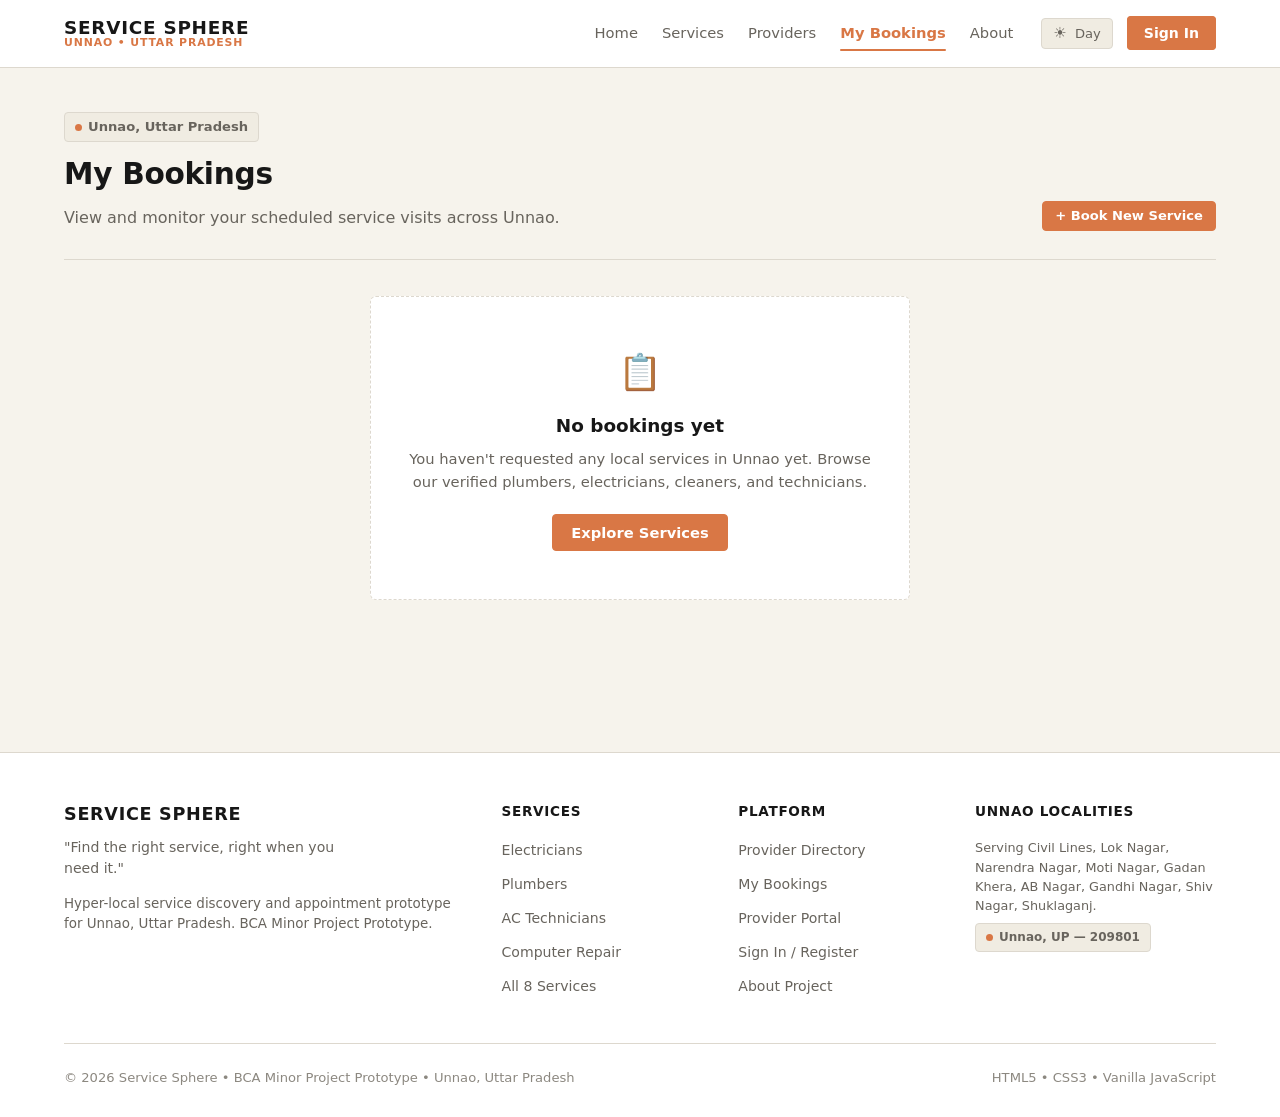
<file: servicesphere/bookings.html>
<!DOCTYPE html>
<html lang="en">
<head>
  <meta charset="UTF-8">
  <meta name="viewport" content="width=device-width, initial-scale=1.0">
  <title>My Bookings — Service Sphere Unnao</title>
  <meta name="description" content="Manage and track your service bookings and scheduled appointments in Unnao, Uttar Pradesh.">
  <link rel="stylesheet" href="css/style.css">
  <link rel="stylesheet" href="css/responsive.css">
</head>
<body>

  <!-- Global Header -->
  <header class="site-header">
    <div class="container header-inner">
      <a href="index.html" class="brand" aria-label="Service Sphere Home">
        <div class="brand-text">
          <span class="brand-title">SERVICE SPHERE</span>
          <span class="brand-loc">Unnao &bull; Uttar Pradesh</span>
        </div>
      </a>

      <nav class="main-nav" aria-label="Main Navigation">
        <ul class="nav-links">
          <li><a href="index.html" class="nav-link">Home</a></li>
          <li><a href="services.html" class="nav-link">Services</a></li>
          <li><a href="providers.html" class="nav-link">Providers</a></li>
          <li><a href="bookings.html" class="nav-link active">My Bookings</a></li>
          <li><a href="about.html" class="nav-link">About</a></li>
        </ul>

        <div class="header-actions">
          <button type="button" class="theme-toggle-btn" aria-label="Toggle visual theme" title="Switch Theme">
            <span class="theme-icon">☀️</span>
            <span class="theme-text">Day</span>
          </button>
          <div id="header-auth-container">
            <a href="auth.html" class="nav-auth-btn">Sign In</a>
          </div>
        </div>
      </nav>

      <button type="button" class="mobile-menu-toggle" aria-label="Toggle navigation menu" aria-expanded="false">
        <svg width="22" height="22" viewBox="0 0 24 24" fill="none" stroke="currentColor" stroke-width="2" stroke-linecap="round" stroke-linejoin="round">
          <line x1="3" y1="12" x2="21" y2="12"></line>
          <line x1="3" y1="6" x2="21" y2="6"></line>
          <line x1="3" y1="18" x2="21" y2="18"></line>
        </svg>
      </button>
    </div>
  </header>

  <main style="padding-bottom: 56px;">
    <div class="container">
      <header class="page-header">
        <div style="margin-bottom: 10px;">
          <span class="location-indicator">
            <span class="loc-dot"></span> Unnao, Uttar Pradesh
          </span>
        </div>
        <div style="display: flex; justify-content: space-between; align-items: flex-end; flex-wrap: wrap; gap: 14px;">
          <div>
            <h1 class="page-title">My Bookings</h1>
            <p class="page-subtitle">View and monitor your scheduled service visits across Unnao.</p>
          </div>
          <a href="booking.html" class="btn btn-primary btn-sm">+ Book New Service</a>
        </div>
      </header>

      <!-- Bookings List Container (Injected by js/bookings.js) -->
      <section aria-label="Bookings List">
        <div id="bookings-list-container">
          <div class="empty-state">
            <p class="empty-state-desc">Loading your local service bookings...</p>
          </div>
        </div>
      </section>
    </div>
  </main>

  <!-- Global Footer -->
  <footer class="site-footer">
    <div class="container">
      <div class="footer-grid">
        <div>
          <div class="footer-brand-title">SERVICE SPHERE</div>
          <p class="footer-tagline">"Find the right service, right when you need it."</p>
          <p class="footer-local-notice">
            Hyper-local service discovery and appointment prototype for Unnao, Uttar Pradesh. BCA Minor Project Prototype.
          </p>
        </div>

        <div>
          <h4 class="footer-heading">Services</h4>
          <ul class="footer-links">
            <li><a href="providers.html?category=Electrician">Electricians</a></li>
            <li><a href="providers.html?category=Plumbing">Plumbers</a></li>
            <li><a href="providers.html?category=AC%20Repair">AC Technicians</a></li>
            <li><a href="providers.html?category=Computer%20Repair">Computer Repair</a></li>
            <li><a href="services.html">All 8 Services</a></li>
          </ul>
        </div>

        <div>
          <h4 class="footer-heading">Platform</h4>
          <ul class="footer-links">
            <li><a href="providers.html">Provider Directory</a></li>
            <li><a href="bookings.html">My Bookings</a></li>
            <li><a href="provider-dashboard.html">Provider Portal</a></li>
            <li><a href="auth.html">Sign In / Register</a></li>
            <li><a href="about.html">About Project</a></li>
          </ul>
        </div>

        <div>
          <h4 class="footer-heading">Unnao Localities</h4>
          <p class="footer-local-notice" style="font-size: 0.8rem; margin-bottom: 8px;">
            Serving Civil Lines, Lok Nagar, Narendra Nagar, Moti Nagar, Gadan Khera, AB Nagar, Gandhi Nagar, Shiv Nagar, Shuklaganj.
          </p>
          <span class="location-indicator" style="font-size: 0.75rem;">
            <span class="loc-dot"></span> Unnao, UP — 209801
          </span>
        </div>
      </div>

      <div class="footer-bottom">
        <span>&copy; 2026 Service Sphere &bull; BCA Minor Project Prototype &bull; Unnao, Uttar Pradesh</span>
        <span>HTML5 &bull; CSS3 &bull; Vanilla JavaScript</span>
      </div>
    </div>
  </footer>

  <script src="js/data.js"></script>
  <script src="js/main.js"></script>
  <script src="js/bookings.js"></script>
</body>
</html>
</file>
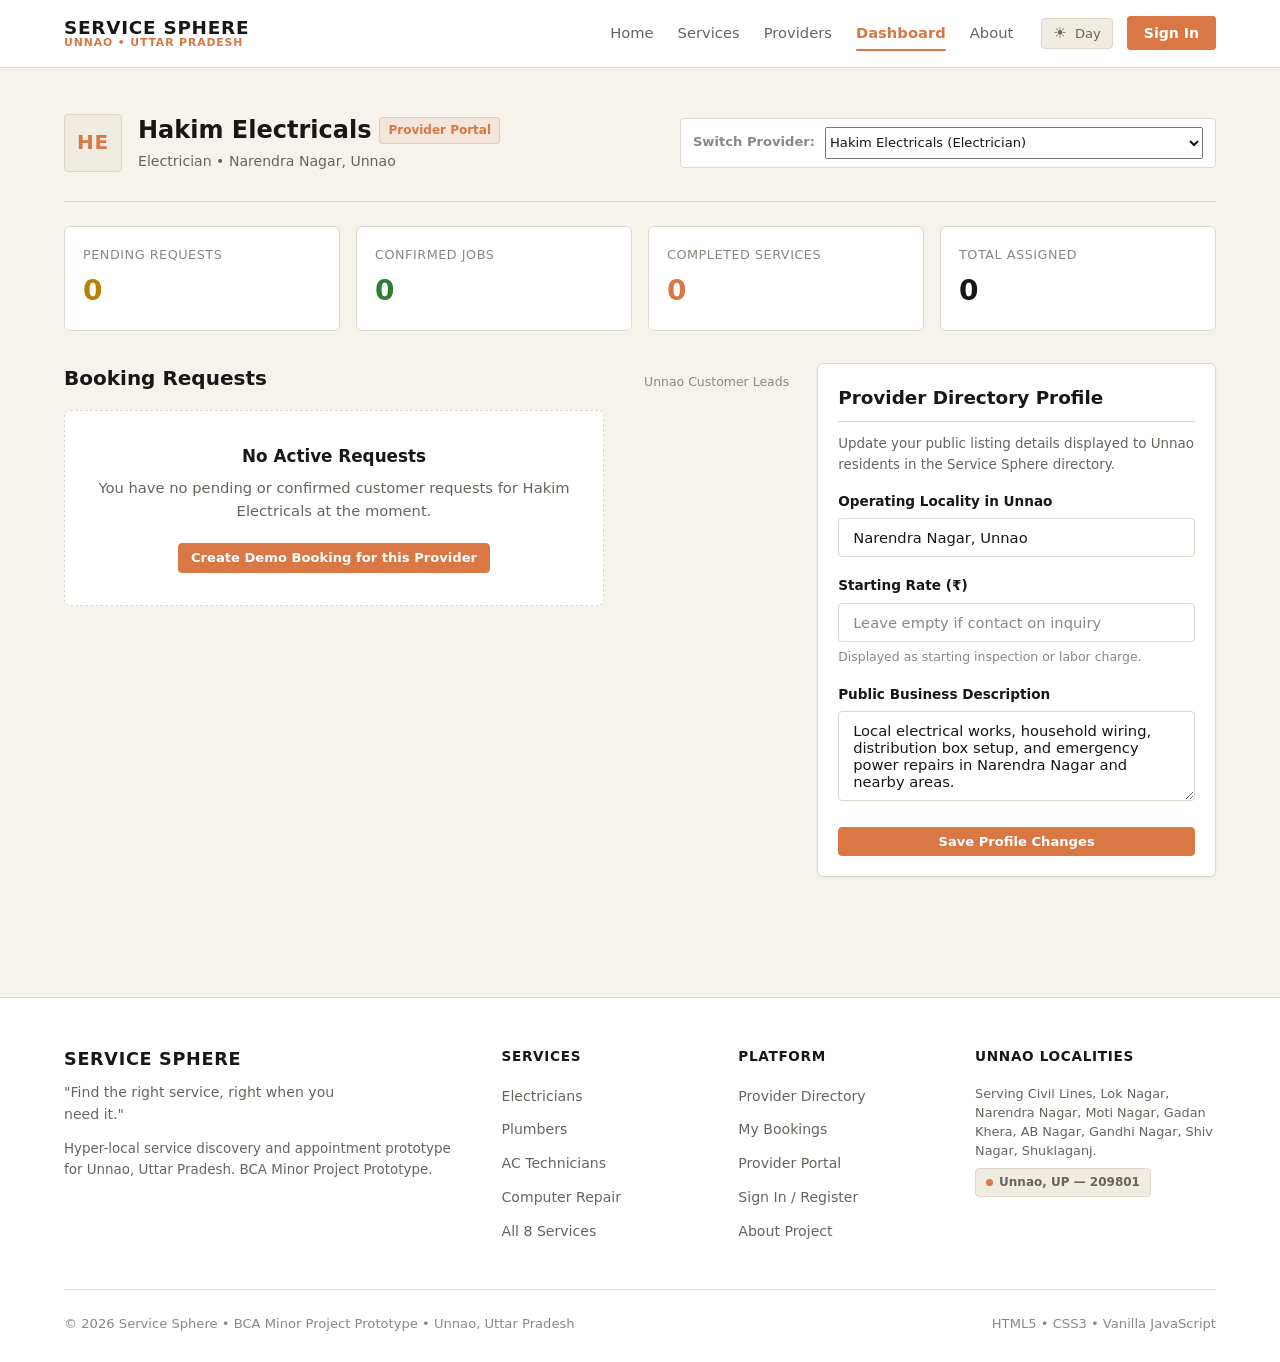
<file: servicesphere/provider-dashboard.html>
<!DOCTYPE html>
<html lang="en">
<head>
  <meta charset="UTF-8">
  <meta name="viewport" content="width=device-width, initial-scale=1.0">
  <title>Provider Dashboard — Service Sphere Unnao</title>
  <meta name="description" content="Manage your incoming service requests and local business profile in Unnao, Uttar Pradesh.">
  <link rel="stylesheet" href="css/style.css">
  <link rel="stylesheet" href="css/responsive.css">
  <style>
    .dash-stats-grid {
      display: grid;
      grid-template-columns: repeat(4, 1fr);
      gap: 16px;
      margin-bottom: 32px;
    }

    .dash-stat-card {
      background-color: var(--surface);
      border: 1px solid var(--border);
      border-radius: var(--radius-md);
      padding: 18px;
    }

    .dash-stat-label {
      font-size: 0.8rem;
      color: var(--text-muted);
      text-transform: uppercase;
      letter-spacing: 0.04em;
      margin-bottom: 4px;
    }

    .dash-stat-value {
      font-size: 1.75rem;
      font-weight: 800;
      color: var(--text-primary);
    }

    .dash-columns {
      display: grid;
      grid-template-columns: 2fr 1.1fr;
      gap: 28px;
      align-items: flex-start;
    }

    @media (max-width: 860px) {
      .dash-stats-grid {
        grid-template-columns: repeat(2, 1fr);
      }
      .dash-columns {
        grid-template-columns: 1fr;
      }
    }
  </style>
</head>
<body>

  <!-- Global Header -->
  <header class="site-header">
    <div class="container header-inner">
      <a href="index.html" class="brand" aria-label="Service Sphere Home">
        <div class="brand-text">
          <span class="brand-title">SERVICE SPHERE</span>
          <span class="brand-loc">Unnao &bull; Uttar Pradesh</span>
        </div>
      </a>

      <nav class="main-nav" aria-label="Main Navigation">
        <ul class="nav-links">
          <li><a href="index.html" class="nav-link">Home</a></li>
          <li><a href="services.html" class="nav-link">Services</a></li>
          <li><a href="providers.html" class="nav-link">Providers</a></li>
          <li><a href="provider-dashboard.html" class="nav-link active">Dashboard</a></li>
          <li><a href="about.html" class="nav-link">About</a></li>
        </ul>

        <div class="header-actions">
          <button type="button" class="theme-toggle-btn" aria-label="Toggle visual theme" title="Switch Theme">
            <span class="theme-icon">☀️</span>
            <span class="theme-text">Day</span>
          </button>
          <div id="header-auth-container">
            <a href="auth.html" class="nav-auth-btn">Sign In</a>
          </div>
        </div>
      </nav>

      <button type="button" class="mobile-menu-toggle" aria-label="Toggle navigation menu" aria-expanded="false">
        <svg width="22" height="22" viewBox="0 0 24 24" fill="none" stroke="currentColor" stroke-width="2" stroke-linecap="round" stroke-linejoin="round">
          <line x1="3" y1="12" x2="21" y2="12"></line>
          <line x1="3" y1="6" x2="21" y2="6"></line>
          <line x1="3" y1="18" x2="21" y2="18"></line>
        </svg>
      </button>
    </div>
  </header>

  <main style="padding-bottom: 56px;">
    <div class="container">
      <!-- Dashboard Top / Provider Switcher Bar -->
      <header class="page-header" style="margin-bottom: 24px;">
        <div style="display: flex; justify-content: space-between; align-items: center; flex-wrap: wrap; gap: 16px;">
          <div style="display: flex; align-items: center; gap: 16px;">
            <div id="dash-provider-avatar" class="avatar-initials lg">HE</div>
            <div>
              <div style="display: flex; align-items: center; gap: 8px; margin-bottom: 2px;">
                <h1 id="dash-provider-name" style="font-size: 1.5rem; font-weight: 800; color: var(--text-primary);">
                  Hakim Electricals
                </h1>
                <span class="badge badge-accent">Provider Portal</span>
              </div>
              <p id="dash-provider-meta" style="font-size: 0.88rem; color: var(--text-secondary);">
                Electrician &bull; Narendra Nagar, Unnao
              </p>
            </div>
          </div>

          <!-- Academic Demo Switcher to view dashboard for other Unnao providers -->
          <div style="background-color: var(--surface); border: 1px solid var(--border); padding: 8px 12px; border-radius: var(--radius-sm); display: flex; align-items: center; gap: 10px;">
            <label for="active-provider-select" style="font-size: 0.82rem; font-weight: 600; color: var(--text-muted); white-space: nowrap;">
              Switch Provider:
            </label>
            <select id="active-provider-select" class="filter-select" style="height: 32px; font-size: 0.82rem;">
              <!-- Populated dynamically -->
            </select>
          </div>
        </div>
      </header>

      <!-- Real Functional Stats (No Fake Statistics) -->
      <section class="dash-stats-grid" aria-label="Booking Summary">
        <div class="dash-stat-card">
          <div class="dash-stat-label">Pending Requests</div>
          <div id="stat-pending" class="dash-stat-value" style="color: var(--warning);">0</div>
        </div>
        <div class="dash-stat-card">
          <div class="dash-stat-label">Confirmed Jobs</div>
          <div id="stat-confirmed" class="dash-stat-value" style="color: var(--success);">0</div>
        </div>
        <div class="dash-stat-card">
          <div class="dash-stat-label">Completed Services</div>
          <div id="stat-completed" class="dash-stat-value" style="color: var(--accent);">0</div>
        </div>
        <div class="dash-stat-card">
          <div class="dash-stat-label">Total Assigned</div>
          <div id="stat-total" class="dash-stat-value">0</div>
        </div>
      </section>

      <!-- Dashboard Columns: Manage Booking Requests (Left) vs Provider Info Form (Right) -->
      <div class="dash-columns">
        <!-- Left: Incoming Service Requests -->
        <section aria-label="Customer Service Requests">
          <div style="display: flex; justify-content: space-between; align-items: center; margin-bottom: 16px;">
            <h2 style="font-size: 1.25rem; font-weight: 700; color: var(--text-primary);">
              Booking Requests
            </h2>
            <span class="form-hint">Unnao Customer Leads</span>
          </div>

          <div id="provider-requests-container">
            <!-- Populated dynamically by js/provider-dashboard.js -->
          </div>
        </section>

        <!-- Right: Provider Directory Profile Settings -->
        <aside aria-label="Provider Directory Settings">
          <div class="card">
            <h2 style="font-size: 1.15rem; font-weight: 700; color: var(--text-primary); margin-bottom: 12px; border-bottom: 1px solid var(--border); padding-bottom: 8px;">
              Provider Directory Profile
            </h2>
            <p style="font-size: 0.84rem; color: var(--text-secondary); margin-bottom: 16px;">
              Update your public listing details displayed to Unnao residents in the Service Sphere directory.
            </p>

            <form id="provider-profile-edit-form">
              <div class="form-group">
                <label class="form-label" for="edit-prov-loc">Operating Locality in Unnao</label>
                <input type="text" id="edit-prov-loc" class="form-control" placeholder="e.g. Narendra Nagar, Unnao">
              </div>

              <div class="form-group">
                <label class="form-label" for="edit-prov-price">Starting Rate (₹)</label>
                <input type="number" id="edit-prov-price" class="form-control" placeholder="Leave empty if contact on inquiry">
                <div class="form-hint">Displayed as starting inspection or labor charge.</div>
              </div>

              <div class="form-group">
                <label class="form-label" for="edit-prov-desc">Public Business Description</label>
                <textarea id="edit-prov-desc" class="form-control" rows="3" placeholder="Briefly describe electrical works, experience, and warranty..."></textarea>
              </div>

              <button type="submit" class="btn btn-primary btn-block btn-sm">Save Profile Changes</button>
            </form>
          </div>
        </aside>
      </div>
    </div>
  </main>

  <!-- Global Footer -->
  <footer class="site-footer">
    <div class="container">
      <div class="footer-grid">
        <div>
          <div class="footer-brand-title">SERVICE SPHERE</div>
          <p class="footer-tagline">"Find the right service, right when you need it."</p>
          <p class="footer-local-notice">
            Hyper-local service discovery and appointment prototype for Unnao, Uttar Pradesh. BCA Minor Project Prototype.
          </p>
        </div>

        <div>
          <h4 class="footer-heading">Services</h4>
          <ul class="footer-links">
            <li><a href="providers.html?category=Electrician">Electricians</a></li>
            <li><a href="providers.html?category=Plumbing">Plumbers</a></li>
            <li><a href="providers.html?category=AC%20Repair">AC Technicians</a></li>
            <li><a href="providers.html?category=Computer%20Repair">Computer Repair</a></li>
            <li><a href="services.html">All 8 Services</a></li>
          </ul>
        </div>

        <div>
          <h4 class="footer-heading">Platform</h4>
          <ul class="footer-links">
            <li><a href="providers.html">Provider Directory</a></li>
            <li><a href="bookings.html">My Bookings</a></li>
            <li><a href="provider-dashboard.html">Provider Portal</a></li>
            <li><a href="auth.html">Sign In / Register</a></li>
            <li><a href="about.html">About Project</a></li>
          </ul>
        </div>

        <div>
          <h4 class="footer-heading">Unnao Localities</h4>
          <p class="footer-local-notice" style="font-size: 0.8rem; margin-bottom: 8px;">
            Serving Civil Lines, Lok Nagar, Narendra Nagar, Moti Nagar, Gadan Khera, AB Nagar, Gandhi Nagar, Shiv Nagar, Shuklaganj.
          </p>
          <span class="location-indicator" style="font-size: 0.75rem;">
            <span class="loc-dot"></span> Unnao, UP — 209801
          </span>
        </div>
      </div>

      <div class="footer-bottom">
        <span>&copy; 2026 Service Sphere &bull; BCA Minor Project Prototype &bull; Unnao, Uttar Pradesh</span>
        <span>HTML5 &bull; CSS3 &bull; Vanilla JavaScript</span>
      </div>
    </div>
  </footer>

  <script src="js/data.js"></script>
  <script src="js/main.js"></script>
  <script src="js/provider-dashboard.js"></script>
</body>
</html>
</file>
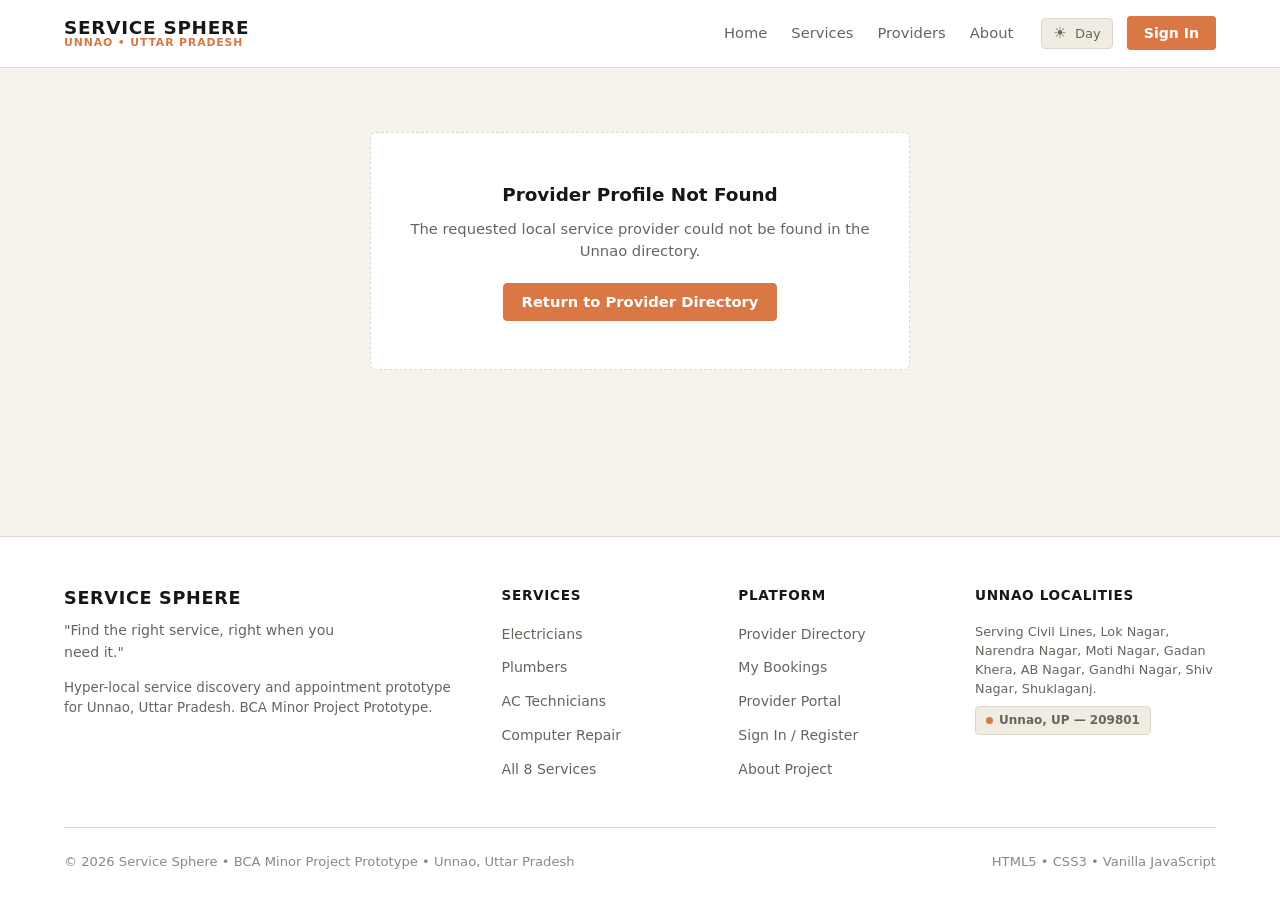
<file: servicesphere/provider-details.html>
<!DOCTYPE html>
<html lang="en">
<head>
  <meta charset="UTF-8">
  <meta name="viewport" content="width=device-width, initial-scale=1.0">
  <title>Provider Profile — Service Sphere Unnao</title>
  <meta name="description" content="Detailed service provider profile, coverage area, and capabilities in Unnao, Uttar Pradesh.">
  <link rel="stylesheet" href="css/style.css">
  <link rel="stylesheet" href="css/providers.css">
  <link rel="stylesheet" href="css/responsive.css">
</head>
<body>

  <!-- Global Header -->
  <header class="site-header">
    <div class="container header-inner">
      <a href="index.html" class="brand" aria-label="Service Sphere Home">
        <div class="brand-text">
          <span class="brand-title">SERVICE SPHERE</span>
          <span class="brand-loc">Unnao &bull; Uttar Pradesh</span>
        </div>
      </a>

      <nav class="main-nav" aria-label="Main Navigation">
        <ul class="nav-links">
          <li><a href="index.html" class="nav-link">Home</a></li>
          <li><a href="services.html" class="nav-link">Services</a></li>
          <li><a href="providers.html" class="nav-link active">Providers</a></li>
          <li><a href="about.html" class="nav-link">About</a></li>
        </ul>

        <div class="header-actions">
          <button type="button" class="theme-toggle-btn" aria-label="Toggle visual theme" title="Switch Theme">
            <span class="theme-icon">☀️</span>
            <span class="theme-text">Day</span>
          </button>
          <div id="header-auth-container">
            <a href="auth.html" class="nav-auth-btn">Sign In</a>
          </div>
        </div>
      </nav>

      <button type="button" class="mobile-menu-toggle" aria-label="Toggle navigation menu" aria-expanded="false">
        <svg width="22" height="22" viewBox="0 0 24 24" fill="none" stroke="currentColor" stroke-width="2" stroke-linecap="round" stroke-linejoin="round">
          <line x1="3" y1="12" x2="21" y2="12"></line>
          <line x1="3" y1="6" x2="21" y2="6"></line>
          <line x1="3" y1="18" x2="21" y2="18"></line>
        </svg>
      </button>
    </div>
  </header>

  <main class="provider-details-wrap" style="padding-top: 32px;">
    <div class="container">
      <!-- Container for dynamic provider profile rendering -->
      <div id="provider-profile-root">
        <div class="empty-state">
          <p class="empty-state-desc">Loading provider profile from Unnao directory...</p>
        </div>
      </div>
    </div>
  </main>

  <!-- Global Footer -->
  <footer class="site-footer">
    <div class="container">
      <div class="footer-grid">
        <div>
          <div class="footer-brand-title">SERVICE SPHERE</div>
          <p class="footer-tagline">"Find the right service, right when you need it."</p>
          <p class="footer-local-notice">
            Hyper-local service discovery and appointment prototype for Unnao, Uttar Pradesh. BCA Minor Project Prototype.
          </p>
        </div>

        <div>
          <h4 class="footer-heading">Services</h4>
          <ul class="footer-links">
            <li><a href="providers.html?category=Electrician">Electricians</a></li>
            <li><a href="providers.html?category=Plumbing">Plumbers</a></li>
            <li><a href="providers.html?category=AC%20Repair">AC Technicians</a></li>
            <li><a href="providers.html?category=Computer%20Repair">Computer Repair</a></li>
            <li><a href="services.html">All 8 Services</a></li>
          </ul>
        </div>

        <div>
          <h4 class="footer-heading">Platform</h4>
          <ul class="footer-links">
            <li><a href="providers.html">Provider Directory</a></li>
            <li><a href="bookings.html">My Bookings</a></li>
            <li><a href="provider-dashboard.html">Provider Portal</a></li>
            <li><a href="auth.html">Sign In / Register</a></li>
            <li><a href="about.html">About Project</a></li>
          </ul>
        </div>

        <div>
          <h4 class="footer-heading">Unnao Localities</h4>
          <p class="footer-local-notice" style="font-size: 0.8rem; margin-bottom: 8px;">
            Serving Civil Lines, Lok Nagar, Narendra Nagar, Moti Nagar, Gadan Khera, AB Nagar, Gandhi Nagar, Shiv Nagar, Shuklaganj.
          </p>
          <span class="location-indicator" style="font-size: 0.75rem;">
            <span class="loc-dot"></span> Unnao, UP — 209801
          </span>
        </div>
      </div>

      <div class="footer-bottom">
        <span>&copy; 2026 Service Sphere &bull; BCA Minor Project Prototype &bull; Unnao, Uttar Pradesh</span>
        <span>HTML5 &bull; CSS3 &bull; Vanilla JavaScript</span>
      </div>
    </div>
  </footer>

  <script src="js/data.js"></script>
  <script src="js/main.js"></script>
  <script src="js/provider-details.js"></script>
</body>
</html>
</file>
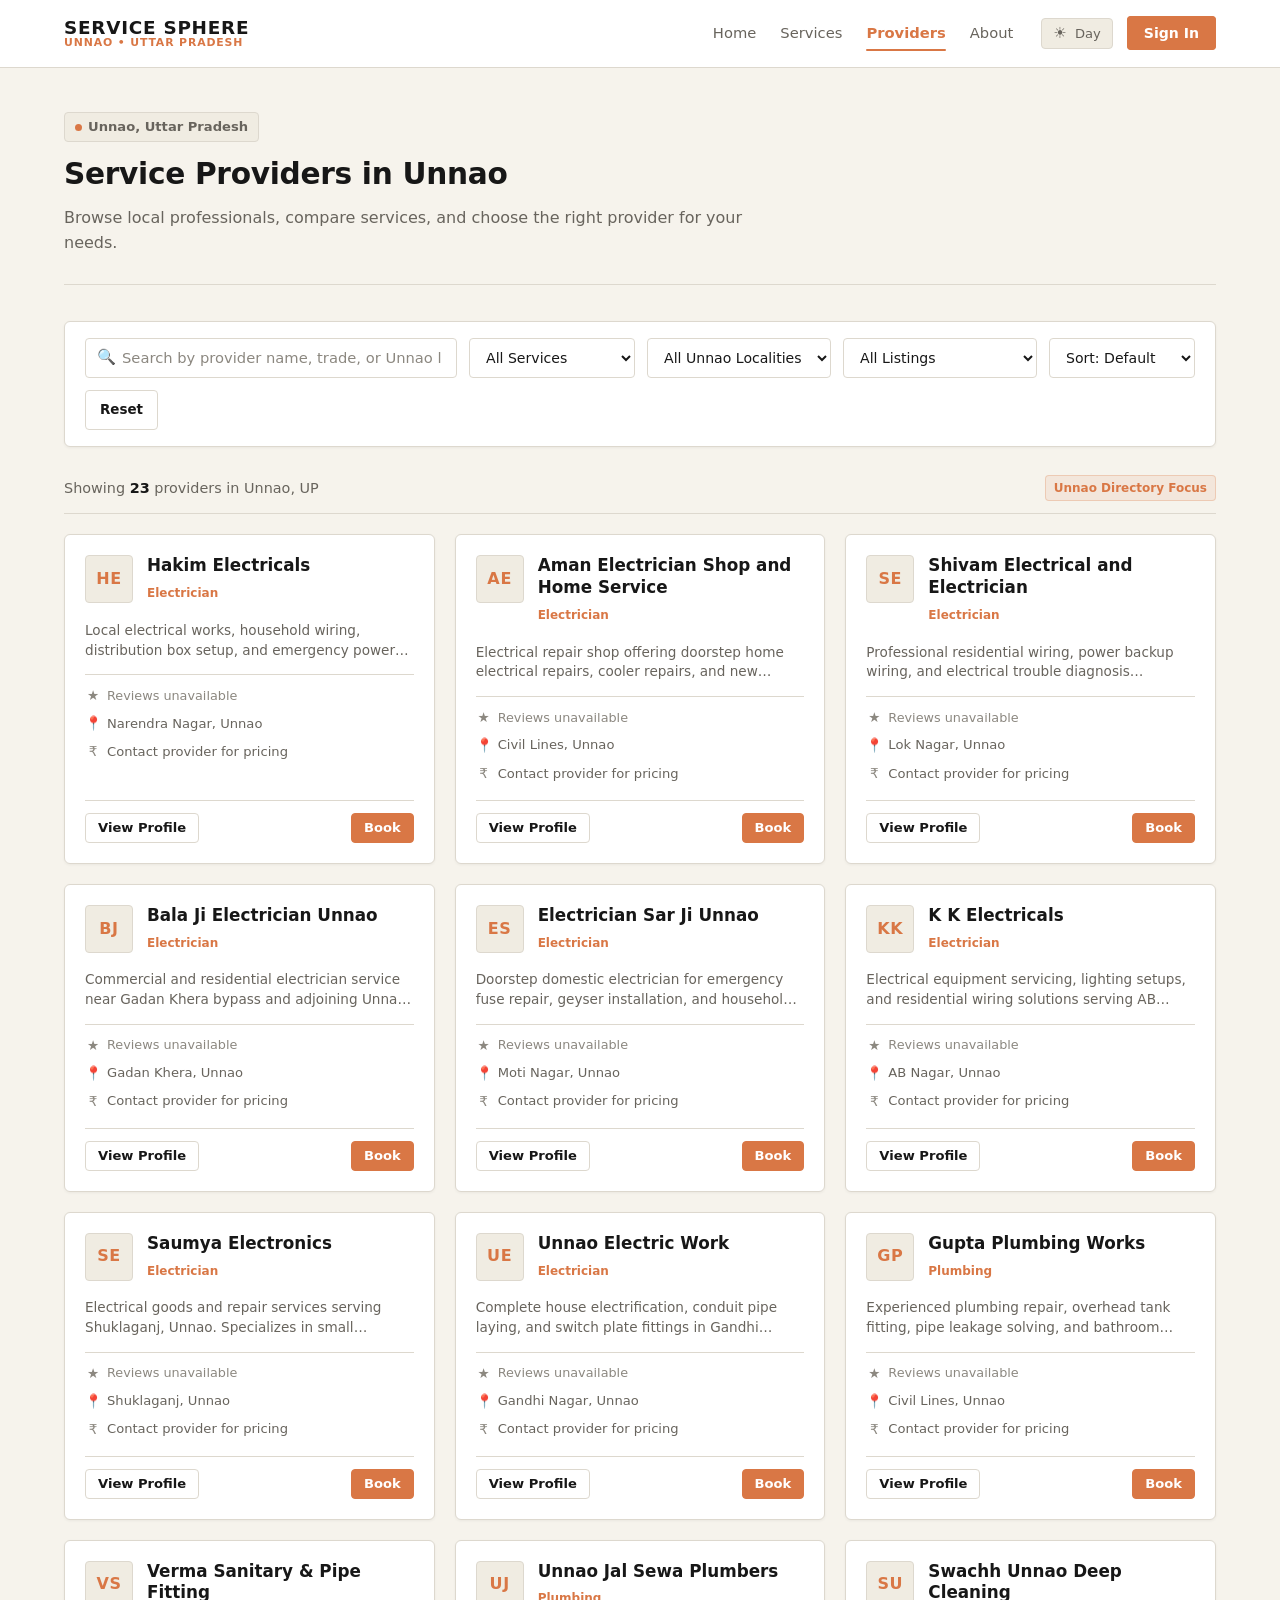
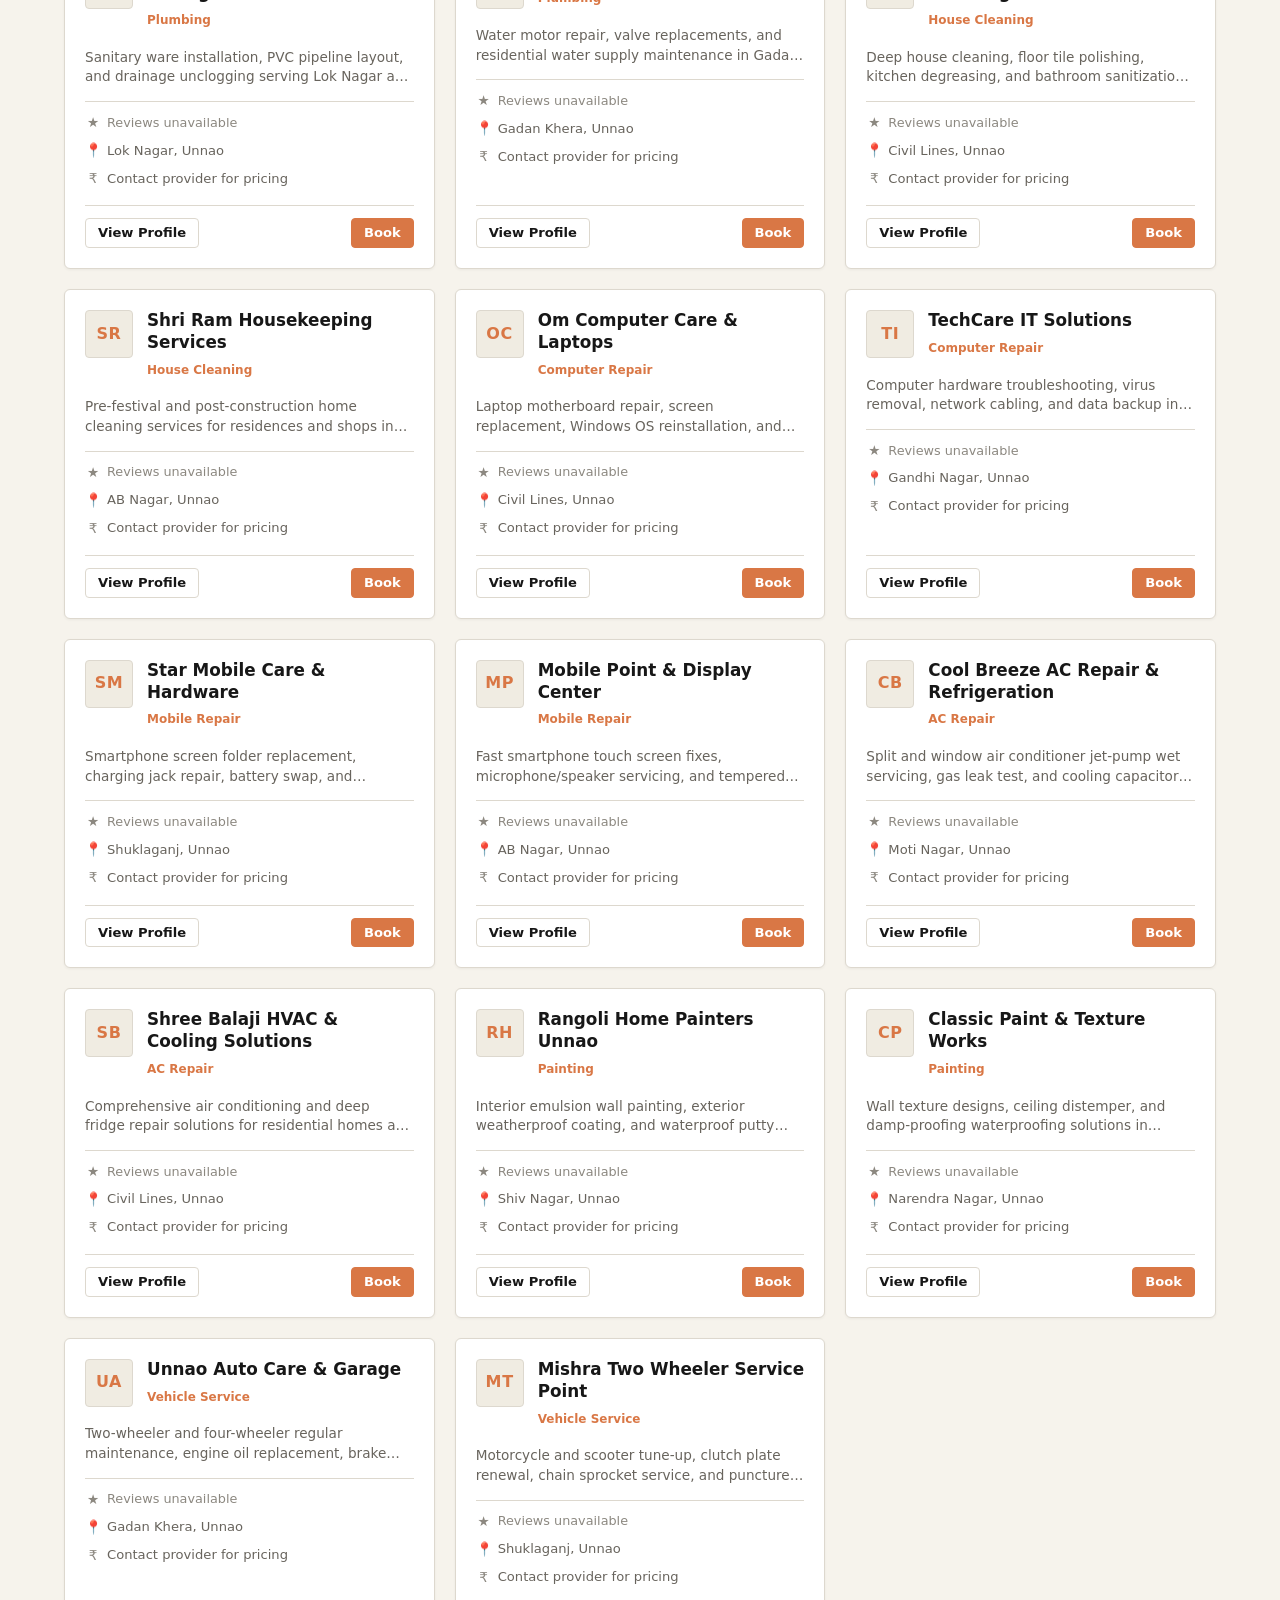
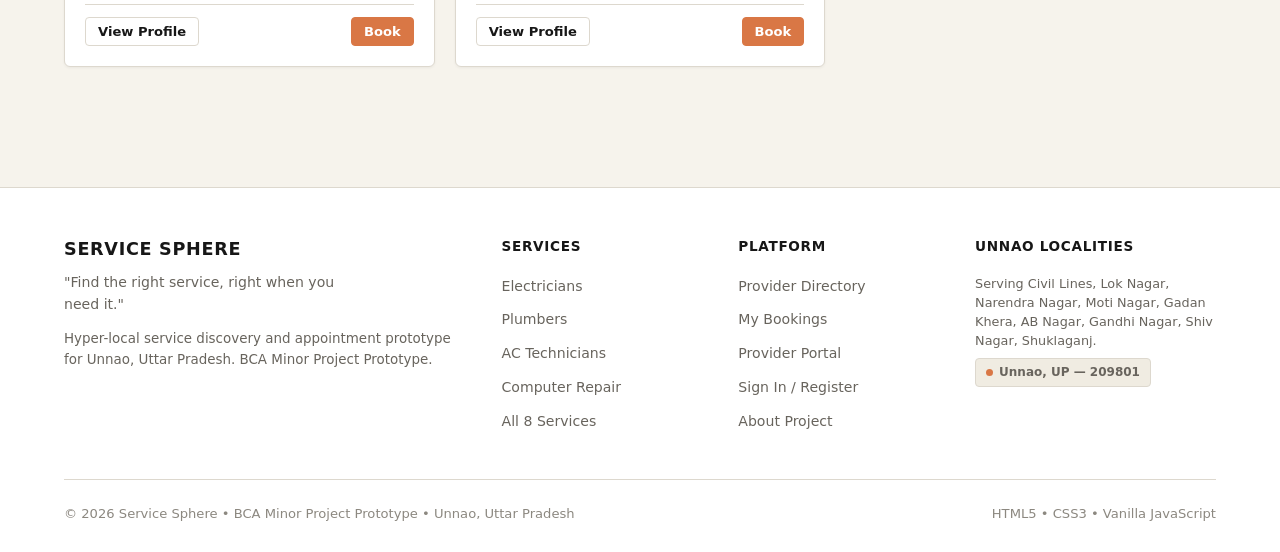
<file: servicesphere/providers.html>
<!DOCTYPE html>
<html lang="en">
<head>
  <meta charset="UTF-8">
  <meta name="viewport" content="width=device-width, initial-scale=1.0">
  <title>Service Providers in Unnao — Service Sphere</title>
  <meta name="description" content="Browse local professionals, compare services, and choose the right provider for your needs in Unnao, Uttar Pradesh.">
  <link rel="stylesheet" href="css/style.css">
  <link rel="stylesheet" href="css/providers.css">
  <link rel="stylesheet" href="css/responsive.css">
</head>
<body>

  <!-- Global Header -->
  <header class="site-header">
    <div class="container header-inner">
      <a href="index.html" class="brand" aria-label="Service Sphere Home">
        <div class="brand-text">
          <span class="brand-title">SERVICE SPHERE</span>
          <span class="brand-loc">Unnao &bull; Uttar Pradesh</span>
        </div>
      </a>

      <nav class="main-nav" aria-label="Main Navigation">
        <ul class="nav-links">
          <li><a href="index.html" class="nav-link">Home</a></li>
          <li><a href="services.html" class="nav-link">Services</a></li>
          <li><a href="providers.html" class="nav-link active">Providers</a></li>
          <li><a href="about.html" class="nav-link">About</a></li>
        </ul>

        <div class="header-actions">
          <button type="button" class="theme-toggle-btn" aria-label="Toggle visual theme" title="Switch Theme">
            <span class="theme-icon">☀️</span>
            <span class="theme-text">Day</span>
          </button>
          <div id="header-auth-container">
            <a href="auth.html" class="nav-auth-btn">Sign In</a>
          </div>
        </div>
      </nav>

      <button type="button" class="mobile-menu-toggle" aria-label="Toggle navigation menu" aria-expanded="false">
        <svg width="22" height="22" viewBox="0 0 24 24" fill="none" stroke="currentColor" stroke-width="2" stroke-linecap="round" stroke-linejoin="round">
          <line x1="3" y1="12" x2="21" y2="12"></line>
          <line x1="3" y1="6" x2="21" y2="6"></line>
          <line x1="3" y1="18" x2="21" y2="18"></line>
        </svg>
      </button>
    </div>
  </header>

  <main style="padding-bottom: 56px;">
    <div class="container">
      <!-- Page Header with Exact Specifications -->
      <header class="page-header">
        <div style="margin-bottom: 10px;">
          <span class="location-indicator">
            <span class="loc-dot"></span> Unnao, Uttar Pradesh
          </span>
        </div>
        <h1 class="page-title">Service Providers in Unnao</h1>
        <p class="page-subtitle">Browse local professionals, compare services, and choose the right provider for your needs.</p>
      </header>

      <!-- Compact Search & Filter Controls -->
      <section class="filter-section" aria-label="Search and Filter Providers">
        <div class="search-filter-grid">
          <!-- Search Bar Taking Most Available Width -->
          <div class="search-input-wrap">
            <span class="search-icon" aria-hidden="true">🔍</span>
            <input type="text" id="search-input" class="form-control" placeholder="Search by provider name, trade, or Unnao locality..." aria-label="Search providers">
          </div>

          <!-- Category Filter -->
          <div>
            <select id="category-filter" class="filter-select" aria-label="Filter by Service Category">
              <option value="all">All Services</option>
            </select>
          </div>

          <!-- Locality Filter -->
          <div>
            <select id="locality-filter" class="filter-select" aria-label="Filter by Unnao Locality">
              <option value="all">All Unnao Localities</option>
            </select>
          </div>

          <!-- Rating Filter -->
          <div>
            <select id="rating-filter" class="filter-select" aria-label="Filter by Community Rating">
              <option value="all">All Listings</option>
              <option value="verified">Verified Ratings Only</option>
              <option value="4plus">★ 4.0 and Above</option>
            </select>
          </div>

          <!-- Sort Select -->
          <div>
            <select id="sort-select" class="filter-select" aria-label="Sort Providers">
              <option value="default">Sort: Default</option>
              <option value="name-asc">Name (A &rarr; Z)</option>
              <option value="name-desc">Name (Z &rarr; A)</option>
              <option value="rating-desc">Highest Rated</option>
            </select>
          </div>

          <!-- Reset Button -->
          <button type="button" id="reset-filters-btn" class="btn btn-secondary filter-reset-btn" title="Reset all search queries and filters">
            Reset
          </button>
        </div>
      </section>

      <!-- Results Meta Information -->
      <div class="results-meta-bar">
        <div id="results-count" class="results-count-text">
          Showing <strong>...</strong> providers in Unnao, UP
        </div>
        <div class="active-filters-chips">
          <span class="badge badge-accent">Unnao Directory Focus</span>
        </div>
      </div>

      <!-- 3-Column Provider Grid (repeat(3, minmax(0, 1fr))) -->
      <section aria-label="Provider Directory Listings">
        <div id="providers-grid-container" class="providers-grid">
          <!-- Rendered dynamically by js/providers.js -->
        </div>
      </section>
    </div>
  </main>

  <!-- Global Footer -->
  <footer class="site-footer">
    <div class="container">
      <div class="footer-grid">
        <div>
          <div class="footer-brand-title">SERVICE SPHERE</div>
          <p class="footer-tagline">"Find the right service, right when you need it."</p>
          <p class="footer-local-notice">
            Hyper-local service discovery and appointment prototype for Unnao, Uttar Pradesh. BCA Minor Project Prototype.
          </p>
        </div>

        <div>
          <h4 class="footer-heading">Services</h4>
          <ul class="footer-links">
            <li><a href="providers.html?category=Electrician">Electricians</a></li>
            <li><a href="providers.html?category=Plumbing">Plumbers</a></li>
            <li><a href="providers.html?category=AC%20Repair">AC Technicians</a></li>
            <li><a href="providers.html?category=Computer%20Repair">Computer Repair</a></li>
            <li><a href="services.html">All 8 Services</a></li>
          </ul>
        </div>

        <div>
          <h4 class="footer-heading">Platform</h4>
          <ul class="footer-links">
            <li><a href="providers.html">Provider Directory</a></li>
            <li><a href="bookings.html">My Bookings</a></li>
            <li><a href="provider-dashboard.html">Provider Portal</a></li>
            <li><a href="auth.html">Sign In / Register</a></li>
            <li><a href="about.html">About Project</a></li>
          </ul>
        </div>

        <div>
          <h4 class="footer-heading">Unnao Localities</h4>
          <p class="footer-local-notice" style="font-size: 0.8rem; margin-bottom: 8px;">
            Serving Civil Lines, Lok Nagar, Narendra Nagar, Moti Nagar, Gadan Khera, AB Nagar, Gandhi Nagar, Shiv Nagar, Shuklaganj.
          </p>
          <span class="location-indicator" style="font-size: 0.75rem;">
            <span class="loc-dot"></span> Unnao, UP — 209801
          </span>
        </div>
      </div>

      <div class="footer-bottom">
        <span>&copy; 2026 Service Sphere &bull; BCA Minor Project Prototype &bull; Unnao, Uttar Pradesh</span>
        <span>HTML5 &bull; CSS3 &bull; Vanilla JavaScript</span>
      </div>
    </div>
  </footer>

  <script src="js/data.js"></script>
  <script src="js/main.js"></script>
  <script src="js/providers.js"></script>
</body>
</html>
</file>
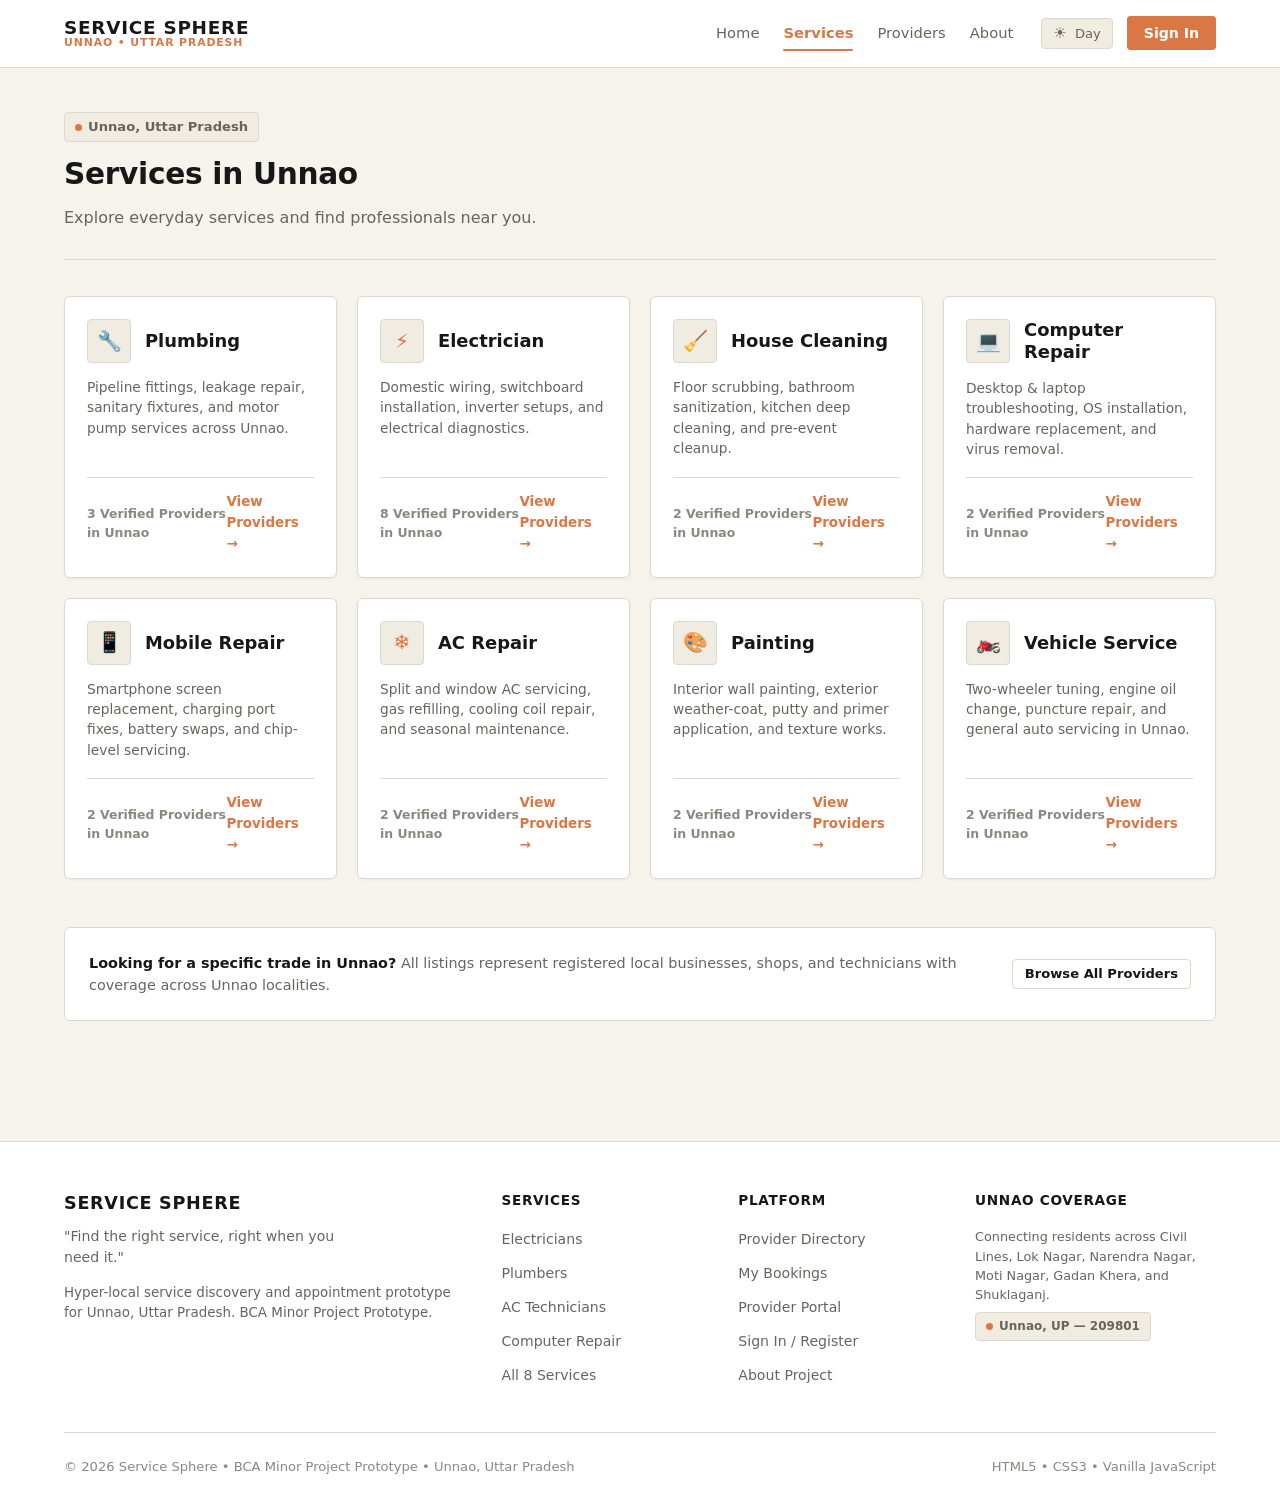
<file: servicesphere/services.html>
<!DOCTYPE html>
<html lang="en">
<head>
  <meta charset="UTF-8">
  <meta name="viewport" content="width=device-width, initial-scale=1.0">
  <title>Services in Unnao — Service Sphere</title>
  <meta name="description" content="Explore everyday services and find professionals near you in Unnao, Uttar Pradesh.">
  <link rel="stylesheet" href="css/style.css">
  <link rel="stylesheet" href="css/services.css">
  <link rel="stylesheet" href="css/responsive.css">
</head>
<body>

  <!-- Global Header -->
  <header class="site-header">
    <div class="container header-inner">
      <a href="index.html" class="brand" aria-label="Service Sphere Home">
        <div class="brand-text">
          <span class="brand-title">SERVICE SPHERE</span>
          <span class="brand-loc">Unnao &bull; Uttar Pradesh</span>
        </div>
      </a>

      <nav class="main-nav" aria-label="Main Navigation">
        <ul class="nav-links">
          <li><a href="index.html" class="nav-link">Home</a></li>
          <li><a href="services.html" class="nav-link active">Services</a></li>
          <li><a href="providers.html" class="nav-link">Providers</a></li>
          <li><a href="about.html" class="nav-link">About</a></li>
        </ul>

        <div class="header-actions">
          <button type="button" class="theme-toggle-btn" aria-label="Toggle visual theme" title="Switch Theme">
            <span class="theme-icon">☀️</span>
            <span class="theme-text">Day</span>
          </button>
          <div id="header-auth-container">
            <a href="auth.html" class="nav-auth-btn">Sign In</a>
          </div>
        </div>
      </nav>

      <button type="button" class="mobile-menu-toggle" aria-label="Toggle navigation menu" aria-expanded="false">
        <svg width="22" height="22" viewBox="0 0 24 24" fill="none" stroke="currentColor" stroke-width="2" stroke-linecap="round" stroke-linejoin="round">
          <line x1="3" y1="12" x2="21" y2="12"></line>
          <line x1="3" y1="6" x2="21" y2="6"></line>
          <line x1="3" y1="18" x2="21" y2="18"></line>
        </svg>
      </button>
    </div>
  </header>

  <main class="services-page-wrap">
    <div class="container">
      <header class="page-header">
        <div style="margin-bottom: 10px;">
          <span class="location-indicator">
            <span class="loc-dot"></span> Unnao, Uttar Pradesh
          </span>
        </div>
        <h1 class="page-title">Services in Unnao</h1>
        <p class="page-subtitle">Explore everyday services and find professionals near you.</p>
      </header>

      <!-- Services Directory Grid (Rendered dynamically by js/services.js) -->
      <section aria-label="Available Service Categories">
        <div id="services-directory-container" class="services-directory-grid">
          <!-- Fallback or dynamic content -->
        </div>
      </section>

      <!-- Service Info Banner -->
      <section class="service-info-banner">
        <div>
          <p class="service-info-text">
            <strong>Looking for a specific trade in Unnao?</strong> All listings represent registered local businesses, shops, and technicians with coverage across Unnao localities.
          </p>
        </div>
        <a href="providers.html" class="btn btn-secondary btn-sm" style="white-space: nowrap;">Browse All Providers</a>
      </section>
    </div>
  </main>

  <!-- Global Footer -->
  <footer class="site-footer">
    <div class="container">
      <div class="footer-grid">
        <div>
          <div class="footer-brand-title">SERVICE SPHERE</div>
          <p class="footer-tagline">"Find the right service, right when you need it."</p>
          <p class="footer-local-notice">
            Hyper-local service discovery and appointment prototype for Unnao, Uttar Pradesh. BCA Minor Project Prototype.
          </p>
        </div>

        <div>
          <h4 class="footer-heading">Services</h4>
          <ul class="footer-links">
            <li><a href="providers.html?category=Electrician">Electricians</a></li>
            <li><a href="providers.html?category=Plumbing">Plumbers</a></li>
            <li><a href="providers.html?category=AC%20Repair">AC Technicians</a></li>
            <li><a href="providers.html?category=Computer%20Repair">Computer Repair</a></li>
            <li><a href="services.html">All 8 Services</a></li>
          </ul>
        </div>

        <div>
          <h4 class="footer-heading">Platform</h4>
          <ul class="footer-links">
            <li><a href="providers.html">Provider Directory</a></li>
            <li><a href="bookings.html">My Bookings</a></li>
            <li><a href="provider-dashboard.html">Provider Portal</a></li>
            <li><a href="auth.html">Sign In / Register</a></li>
            <li><a href="about.html">About Project</a></li>
          </ul>
        </div>

        <div>
          <h4 class="footer-heading">Unnao Coverage</h4>
          <p class="footer-local-notice" style="font-size: 0.8rem; margin-bottom: 8px;">
            Connecting residents across Civil Lines, Lok Nagar, Narendra Nagar, Moti Nagar, Gadan Khera, and Shuklaganj.
          </p>
          <span class="location-indicator" style="font-size: 0.75rem;">
            <span class="loc-dot"></span> Unnao, UP — 209801
          </span>
        </div>
      </div>

      <div class="footer-bottom">
        <span>&copy; 2026 Service Sphere &bull; BCA Minor Project Prototype &bull; Unnao, Uttar Pradesh</span>
        <span>HTML5 &bull; CSS3 &bull; Vanilla JavaScript</span>
      </div>
    </div>
  </footer>

  <script src="js/data.js"></script>
  <script src="js/main.js"></script>
  <script src="js/services.js"></script>
</body>
</html>
</file>
<file: servicesphere/css/style.css>
/* ============================================================
   SERVICE SPHERE — GLOBAL STYLESHEET
   Unnao, Uttar Pradesh Local Service Discovery Platform
   Pure Vanilla CSS3 with Dual Themes (Sunlit Day & After Hours Night)
   ============================================================ */

/* CSS Reset & Base Variables */
*, *::before, *::after {
  box-sizing: border-box;
  margin: 0;
  padding: 0;
}

:root {
  /* Theme 1: SUNLIT DAY (Default) */
  --bg: #F6F3EC;
  --surface: #FFFFFF;
  --surface-alt: #F0ECE2;
  --text-primary: #171717;
  --text-secondary: #68645D;
  --text-muted: #8C8880;
  --accent: #D97745;
  --accent-hover: #C66535;
  --accent-secondary: #D6A84F;
  --accent-subtle: rgba(217, 119, 69, 0.1);
  --border: #DDD8CE;
  --border-focus: #B8B0A2;
  --shadow-sm: 0 1px 3px rgba(0, 0, 0, 0.05);
  --shadow-md: 0 4px 12px rgba(0, 0, 0, 0.06);
  --badge-bg: #EAE6DC;
  --badge-text: #45423C;
  --success: #2E7D32;
  --success-bg: #E8F5E9;
  --warning: #B78103;
  --warning-bg: #FFF8E1;
  --danger: #C62828;
  --danger-bg: #FFEBEE;
  
  --font-stack: Inter, system-ui, -apple-system, BlinkMacSystemFont, "Segoe UI", Roboto, sans-serif;
  --radius-sm: 4px;
  --radius-md: 6px;
  --radius-lg: 8px;
  --transition-fast: 0.15s ease;
  --transition-normal: 0.25s ease;
  
  --max-width: 1200px;
  --header-height: 68px;
}

/* Theme 2: AFTER HOURS NIGHT */
[data-theme="night"] {
  --bg: #101214;
  --surface: #181B1F;
  --surface-alt: #22262B;
  --text-primary: #F3F1EA;
  --text-secondary: #A5A6A3;
  --text-muted: #727473;
  --accent: #E39A62;
  --accent-hover: #D58648;
  --accent-secondary: #C7A86B;
  --accent-subtle: rgba(227, 154, 98, 0.12);
  --border: #2B2E32;
  --border-focus: #484D54;
  --shadow-sm: 0 1px 3px rgba(0, 0, 0, 0.35);
  --shadow-md: 0 4px 14px rgba(0, 0, 0, 0.45);
  --badge-bg: #262B30;
  --badge-text: #D5D4D0;
  --success: #66BB6A;
  --success-bg: rgba(46, 125, 50, 0.2);
  --warning: #FFCA28;
  --warning-bg: rgba(183, 129, 3, 0.2);
  --danger: #EF5350;
  --danger-bg: rgba(198, 40, 40, 0.2);
}

/* Document & Typography */
html {
  font-size: 16px;
  scroll-behavior: smooth;
}

body {
  font-family: var(--font-stack);
  background-color: var(--bg);
  color: var(--text-primary);
  line-height: 1.55;
  min-height: 100vh;
  display: flex;
  flex-direction: column;
  transition: background-color var(--transition-normal), color var(--transition-normal);
  -webkit-font-smoothing: antialiased;
  -moz-osx-font-smoothing: grayscale;
}

main {
  flex: 1;
}

a {
  color: inherit;
  text-decoration: none;
  transition: color var(--transition-fast);
}

img, svg {
  display: block;
  max-width: 100%;
}

button, input, select, textarea {
  font-family: inherit;
  font-size: 1rem;
  color: inherit;
}

/* Container */
.container {
  width: 100%;
  max-width: var(--max-width);
  margin-left: auto;
  margin-right: auto;
  padding-left: 24px;
  padding-right: 24px;
}

/* ============================================================
   GLOBAL HEADER
   ============================================================ */
.site-header {
  position: sticky;
  top: 0;
  z-index: 100;
  background-color: var(--surface);
  border-bottom: 1px solid var(--border);
  height: var(--header-height);
  transition: background-color var(--transition-normal), border-color var(--transition-normal);
}

.header-inner {
  display: flex;
  align-items: center;
  justify-content: space-between;
  height: 100%;
}

/* Brand Logo */
.brand {
  display: flex;
  align-items: center;
  gap: 10px;
  text-decoration: none;
}

.brand-text {
  display: flex;
  flex-direction: column;
  line-height: 1.05;
}

.brand-title {
  font-size: 1.15rem;
  font-weight: 800;
  letter-spacing: 0.04em;
  color: var(--text-primary);
  text-transform: uppercase;
}

.brand-loc {
  font-size: 0.68rem;
  font-weight: 600;
  letter-spacing: 0.08em;
  color: var(--accent);
  text-transform: uppercase;
}

/* Main Navigation */
.main-nav {
  display: flex;
  align-items: center;
  gap: 28px;
}

.nav-links {
  display: flex;
  align-items: center;
  gap: 24px;
  list-style: none;
}

.nav-link {
  font-size: 0.92rem;
  font-weight: 500;
  color: var(--text-secondary);
  padding: 6px 0;
  position: relative;
  transition: color var(--transition-fast);
}

.nav-link:hover {
  color: var(--text-primary);
}

.nav-link.active {
  color: var(--accent);
  font-weight: 600;
}

.nav-link.active::after {
  content: "";
  position: absolute;
  bottom: -4px;
  left: 0;
  right: 0;
  height: 2px;
  background-color: var(--accent);
  border-radius: 1px;
}

/* Header Actions */
.header-actions {
  display: flex;
  align-items: center;
  gap: 14px;
}

/* Theme Switcher Button */
.theme-toggle-btn {
  background: transparent;
  border: 1px solid var(--border);
  border-radius: var(--radius-sm);
  padding: 7px 11px;
  cursor: pointer;
  display: flex;
  align-items: center;
  gap: 8px;
  font-size: 0.82rem;
  font-weight: 500;
  color: var(--text-secondary);
  background-color: var(--surface-alt);
  transition: all var(--transition-fast);
}

.theme-toggle-btn:hover {
  border-color: var(--border-focus);
  color: var(--text-primary);
}

.theme-icon {
  font-size: 0.95rem;
  line-height: 1;
}

/* Auth Nav Item / User Pill */
.nav-auth-btn {
  font-size: 0.88rem;
  font-weight: 600;
  padding: 8px 16px;
  border-radius: var(--radius-sm);
  background-color: var(--accent);
  color: #FFFFFF;
  border: 1px solid var(--accent);
  transition: background-color var(--transition-fast);
  cursor: pointer;
}

.nav-auth-btn:hover {
  background-color: var(--accent-hover);
  color: #FFFFFF;
}

.user-session-menu {
  display: flex;
  align-items: center;
  gap: 8px;
}

.user-badge {
  font-size: 0.82rem;
  font-weight: 600;
  background: var(--surface-alt);
  border: 1px solid var(--border);
  padding: 6px 12px;
  border-radius: var(--radius-sm);
  color: var(--text-primary);
  display: flex;
  align-items: center;
  gap: 6px;
}

.logout-btn {
  background: transparent;
  border: none;
  font-size: 0.8rem;
  color: var(--text-muted);
  cursor: pointer;
  padding: 4px 6px;
  text-decoration: underline;
}

.logout-btn:hover {
  color: var(--danger);
}

/* Mobile Nav Toggle */
.mobile-menu-toggle {
  display: none;
  background: transparent;
  border: 1px solid var(--border);
  border-radius: var(--radius-sm);
  padding: 8px;
  cursor: pointer;
  color: var(--text-primary);
}

/* ============================================================
   SHARED UI ELEMENTS: BUTTONS, CARDS, BADGES, FORMS
   ============================================================ */

/* Buttons */
.btn {
  display: inline-flex;
  align-items: center;
  justify-content: center;
  gap: 8px;
  font-size: 0.92rem;
  font-weight: 600;
  padding: 9px 18px;
  border-radius: var(--radius-sm);
  cursor: pointer;
  transition: all var(--transition-fast);
  text-align: center;
  border: 1px solid transparent;
  line-height: 1.2;
}

.btn-primary {
  background-color: var(--accent);
  color: #FFFFFF !important;
  border-color: var(--accent);
}

.btn-primary:hover {
  background-color: var(--accent-hover);
  border-color: var(--accent-hover);
}

.btn-secondary {
  background-color: transparent;
  color: var(--text-primary);
  border-color: var(--border);
}

.btn-secondary:hover {
  background-color: var(--surface-alt);
  border-color: var(--border-focus);
}

.btn-sm {
  font-size: 0.82rem;
  padding: 6px 12px;
}

.btn-block {
  width: 100%;
}

/* Location Indicator Pill */
.location-indicator {
  display: inline-flex;
  align-items: center;
  gap: 6px;
  font-size: 0.82rem;
  font-weight: 600;
  color: var(--text-secondary);
  background-color: var(--surface-alt);
  border: 1px solid var(--border);
  padding: 4px 10px;
  border-radius: var(--radius-sm);
}

.loc-dot {
  width: 7px;
  height: 7px;
  background-color: var(--accent);
  border-radius: 50%;
  display: inline-block;
}

/* Badges */
.badge {
  display: inline-flex;
  align-items: center;
  font-size: 0.75rem;
  font-weight: 600;
  padding: 3px 8px;
  border-radius: var(--radius-sm);
  background-color: var(--badge-bg);
  color: var(--badge-text);
  border: 1px solid var(--border);
}

.badge-accent {
  background-color: var(--accent-subtle);
  color: var(--accent);
  border-color: rgba(217, 119, 69, 0.25);
}

.badge-success {
  background-color: var(--success-bg);
  color: var(--success);
  border-color: rgba(46, 125, 50, 0.25);
}

.badge-warning {
  background-color: var(--warning-bg);
  color: var(--warning);
  border-color: rgba(183, 129, 3, 0.25);
}

.badge-danger {
  background-color: var(--danger-bg);
  color: var(--danger);
  border-color: rgba(198, 40, 40, 0.25);
}

/* Cards */
.card {
  background-color: var(--surface);
  border: 1px solid var(--border);
  border-radius: var(--radius-md);
  padding: 20px;
  box-shadow: var(--shadow-sm);
  transition: border-color var(--transition-fast), box-shadow var(--transition-fast);
}

.card:hover {
  border-color: var(--border-focus);
}

/* Form Controls */
.form-group {
  margin-bottom: 18px;
}

.form-label {
  display: block;
  font-size: 0.85rem;
  font-weight: 600;
  margin-bottom: 6px;
  color: var(--text-primary);
}

.form-label span.req {
  color: var(--accent);
}

.form-control {
  width: 100%;
  padding: 10px 14px;
  background-color: var(--surface);
  border: 1px solid var(--border);
  border-radius: var(--radius-sm);
  color: var(--text-primary);
  font-size: 0.92rem;
  transition: border-color var(--transition-fast);
}

.form-control:focus {
  outline: none;
  border-color: var(--accent);
}

.form-control::placeholder {
  color: var(--text-muted);
}

textarea.form-control {
  min-height: 90px;
  resize: vertical;
}

.form-hint {
  font-size: 0.78rem;
  color: var(--text-muted);
  margin-top: 5px;
}

/* Page Header Common */
.page-header {
  padding: 44px 0 28px 0;
  border-bottom: 1px solid var(--border);
  margin-bottom: 36px;
}

.page-title {
  font-size: 1.85rem;
  font-weight: 800;
  letter-spacing: -0.01em;
  color: var(--text-primary);
  margin-bottom: 8px;
}

.page-subtitle {
  font-size: 1rem;
  color: var(--text-secondary);
  max-width: 680px;
}

/* Alert Boxes */
.alert {
  padding: 12px 16px;
  border-radius: var(--radius-sm);
  font-size: 0.88rem;
  margin-bottom: 20px;
  display: flex;
  align-items: flex-start;
  gap: 12px;
  border: 1px solid;
}

.alert-info {
  background-color: var(--surface-alt);
  border-color: var(--border);
  color: var(--text-secondary);
}

.alert-success {
  background-color: var(--success-bg);
  border-color: rgba(46, 125, 50, 0.3);
  color: var(--success);
}

.alert-warning {
  background-color: var(--warning-bg);
  border-color: rgba(183, 129, 3, 0.3);
  color: var(--warning);
}

/* Avatar Initials Block */
.avatar-initials {
  width: 48px;
  height: 48px;
  min-width: 48px;
  border-radius: var(--radius-sm);
  background-color: var(--surface-alt);
  border: 1px solid var(--border);
  color: var(--accent);
  font-weight: 700;
  font-size: 1rem;
  display: flex;
  align-items: center;
  justify-content: center;
  text-transform: uppercase;
  letter-spacing: 0.04em;
}

.avatar-initials.lg {
  width: 58px;
  height: 58px;
  min-width: 58px;
  font-size: 1.25rem;
}

/* Empty States */
.empty-state {
  text-align: center;
  padding: 48px 24px;
  background-color: var(--surface);
  border: 1px dashed var(--border);
  border-radius: var(--radius-md);
  max-width: 540px;
  margin: 32px auto;
}

.empty-state-title {
  font-size: 1.15rem;
  font-weight: 700;
  margin-bottom: 8px;
  color: var(--text-primary);
}

.empty-state-desc {
  font-size: 0.92rem;
  color: var(--text-secondary);
  margin-bottom: 20px;
}

/* Modal Popup */
.modal-overlay {
  display: none;
  position: fixed;
  top: 0;
  left: 0;
  right: 0;
  bottom: 0;
  background-color: rgba(0, 0, 0, 0.55);
  z-index: 1000;
  align-items: center;
  justify-content: center;
  padding: 20px;
}

.modal-overlay.active {
  display: flex;
}

.modal-dialog {
  background-color: var(--surface);
  border: 1px solid var(--border);
  border-radius: var(--radius-md);
  width: 100%;
  max-width: 480px;
  padding: 24px;
  box-shadow: var(--shadow-md);
}

.modal-header {
  display: flex;
  justify-content: space-between;
  align-items: center;
  margin-bottom: 16px;
  border-bottom: 1px solid var(--border);
  padding-bottom: 12px;
}

.modal-title {
  font-size: 1.15rem;
  font-weight: 700;
}

.modal-close {
  background: transparent;
  border: none;
  font-size: 1.25rem;
  cursor: pointer;
  color: var(--text-secondary);
}

/* ============================================================
   GLOBAL FOOTER
   ============================================================ */
.site-footer {
  background-color: var(--surface);
  border-top: 1px solid var(--border);
  margin-top: 64px;
  padding: 48px 0 28px 0;
  transition: background-color var(--transition-normal), border-color var(--transition-normal);
}

.footer-grid {
  display: grid;
  grid-template-columns: 2fr 1fr 1fr 1.2fr;
  gap: 36px;
  margin-bottom: 36px;
}

.footer-brand-title {
  font-size: 1.1rem;
  font-weight: 800;
  text-transform: uppercase;
  letter-spacing: 0.04em;
  margin-bottom: 8px;
  color: var(--text-primary);
}

.footer-tagline {
  font-size: 0.88rem;
  color: var(--text-secondary);
  margin-bottom: 14px;
  max-width: 290px;
}

.footer-heading {
  font-size: 0.85rem;
  font-weight: 700;
  text-transform: uppercase;
  letter-spacing: 0.05em;
  color: var(--text-primary);
  margin-bottom: 16px;
}

.footer-links {
  list-style: none;
}

.footer-links li {
  margin-bottom: 9px;
}

.footer-links a {
  font-size: 0.88rem;
  color: var(--text-secondary);
}

.footer-links a:hover {
  color: var(--accent);
}

.footer-local-notice {
  font-size: 0.84rem;
  color: var(--text-secondary);
  line-height: 1.5;
}

.footer-bottom {
  border-top: 1px solid var(--border);
  padding-top: 24px;
  display: flex;
  justify-content: space-between;
  align-items: center;
  font-size: 0.82rem;
  color: var(--text-muted);
}
</file>
<file: servicesphere/css/home.css>
/* ============================================================
   SERVICE SPHERE — HOME PAGE STYLES (css/home.css)
   ============================================================ */

/* Hero Section */
.hero-section {
  padding: 56px 0 48px 0;
  border-bottom: 1px solid var(--border);
  background-color: var(--surface);
  transition: background-color var(--transition-normal);
}

.hero-grid {
  display: grid;
  grid-template-columns: 1.2fr 0.8fr;
  gap: 48px;
  align-items: center;
}

.hero-content {
  display: flex;
  flex-direction: column;
  align-items: flex-start;
}

.hero-badge-wrap {
  margin-bottom: 16px;
}

.hero-title {
  font-size: 2.35rem;
  font-weight: 800;
  line-height: 1.2;
  letter-spacing: -0.02em;
  color: var(--text-primary);
  margin-bottom: 16px;
}

.hero-lead {
  font-size: 1.05rem;
  line-height: 1.6;
  color: var(--text-secondary);
  margin-bottom: 28px;
  max-width: 580px;
}

.hero-cta-group {
  display: flex;
  align-items: center;
  gap: 14px;
  flex-wrap: wrap;
  margin-bottom: 32px;
}

/* Hero Quick Search / Local Highlights Card */
.hero-feature-card {
  background-color: var(--bg);
  border: 1px solid var(--border);
  border-radius: var(--radius-md);
  padding: 24px;
}

.feature-card-header {
  display: flex;
  align-items: center;
  justify-content: space-between;
  margin-bottom: 18px;
  padding-bottom: 12px;
  border-bottom: 1px solid var(--border);
}

.feature-card-title {
  font-size: 0.95rem;
  font-weight: 700;
  color: var(--text-primary);
  display: flex;
  align-items: center;
  gap: 8px;
}

.local-localities-list {
  display: flex;
  flex-wrap: wrap;
  gap: 6px;
  margin-bottom: 18px;
}

.locality-tag {
  font-size: 0.78rem;
  padding: 4px 9px;
  background-color: var(--surface);
  border: 1px solid var(--border);
  border-radius: var(--radius-sm);
  color: var(--text-secondary);
}

.hero-quick-notice {
  font-size: 0.82rem;
  color: var(--text-secondary);
  line-height: 1.45;
  padding-top: 12px;
  border-top: 1px solid var(--border);
}

/* Home Section General */
.home-section {
  padding: 56px 0;
}

.home-section.alt-bg {
  background-color: var(--surface);
  border-top: 1px solid var(--border);
  border-bottom: 1px solid var(--border);
}

.section-header {
  display: flex;
  justify-content: space-between;
  align-items: flex-end;
  margin-bottom: 32px;
  flex-wrap: wrap;
  gap: 16px;
}

.section-heading-wrap {
  max-width: 600px;
}

.section-title {
  font-size: 1.65rem;
  font-weight: 800;
  letter-spacing: -0.01em;
  color: var(--text-primary);
  margin-bottom: 6px;
}

.section-sub {
  font-size: 0.95rem;
  color: var(--text-secondary);
}

.section-link {
  font-size: 0.88rem;
  font-weight: 600;
  color: var(--accent);
  display: inline-flex;
  align-items: center;
  gap: 4px;
}

.section-link:hover {
  text-decoration: underline;
}

/* Popular Services Grid (8 Services) */
.services-grid-home {
  display: grid;
  grid-template-columns: repeat(4, 1fr);
  gap: 18px;
}

.service-card-home {
  background-color: var(--surface);
  border: 1px solid var(--border);
  border-radius: var(--radius-md);
  padding: 20px;
  transition: all var(--transition-fast);
  display: flex;
  flex-direction: column;
  justify-content: space-between;
  height: 100%;
}

.service-card-home:hover {
  border-color: var(--accent);
  transform: translateY(-2px);
  box-shadow: var(--shadow-sm);
}

.service-card-top {
  display: flex;
  align-items: flex-start;
  justify-content: space-between;
  margin-bottom: 12px;
}

.service-icon-box {
  width: 40px;
  height: 40px;
  border-radius: var(--radius-sm);
  background-color: var(--surface-alt);
  border: 1px solid var(--border);
  display: flex;
  align-items: center;
  justify-content: center;
  color: var(--accent);
  font-size: 1.15rem;
}

.service-card-name {
  font-size: 1.05rem;
  font-weight: 700;
  color: var(--text-primary);
  margin-bottom: 6px;
}

.service-card-desc {
  font-size: 0.84rem;
  color: var(--text-secondary);
  line-height: 1.45;
  margin-bottom: 16px;
  flex-grow: 1;
}

.service-card-btn {
  font-size: 0.82rem;
  font-weight: 600;
  color: var(--accent);
  display: inline-flex;
  align-items: center;
  gap: 4px;
}

/* How It Works Grid */
.steps-grid {
  display: grid;
  grid-template-columns: repeat(3, 1fr);
  gap: 24px;
}

.step-card {
  background-color: var(--surface);
  border: 1px solid var(--border);
  border-radius: var(--radius-md);
  padding: 24px;
  position: relative;
}

.step-number {
  display: inline-block;
  font-size: 0.75rem;
  font-weight: 700;
  color: var(--accent);
  background-color: var(--accent-subtle);
  border: 1px solid rgba(217, 119, 69, 0.25);
  padding: 3px 8px;
  border-radius: var(--radius-sm);
  margin-bottom: 14px;
}

.step-title {
  font-size: 1.15rem;
  font-weight: 700;
  color: var(--text-primary);
  margin-bottom: 8px;
}

.step-desc {
  font-size: 0.88rem;
  color: var(--text-secondary);
  line-height: 1.5;
}

/* Why Service Sphere Grid */
.benefits-grid {
  display: grid;
  grid-template-columns: repeat(4, 1fr);
  gap: 20px;
}

.benefit-card {
  background-color: var(--surface);
  border: 1px solid var(--border);
  border-radius: var(--radius-md);
  padding: 22px;
}

.benefit-icon {
  font-size: 1.25rem;
  color: var(--accent);
  margin-bottom: 12px;
}

.benefit-title {
  font-size: 1rem;
  font-weight: 700;
  color: var(--text-primary);
  margin-bottom: 6px;
}

.benefit-desc {
  font-size: 0.85rem;
  color: var(--text-secondary);
  line-height: 1.5;
}

/* Call to Action Section */
.cta-banner {
  background-color: var(--surface);
  border: 1px solid var(--border);
  border-radius: var(--radius-md);
  padding: 40px;
  display: flex;
  align-items: center;
  justify-content: space-between;
  gap: 32px;
  margin-top: 16px;
}

.cta-banner-content {
  max-width: 620px;
}

.cta-banner-title {
  font-size: 1.5rem;
  font-weight: 800;
  color: var(--text-primary);
  margin-bottom: 8px;
}

.cta-banner-desc {
  font-size: 0.95rem;
  color: var(--text-secondary);
}

.cta-banner-actions {
  display: flex;
  gap: 12px;
  flex-shrink: 0;
}
</file>
<file: servicesphere/css/responsive.css>
/* ============================================================
   SERVICE SPHERE — RESPONSIVE DESIGN BREAKPOINTS (css/responsive.css)
   Clean breakpoints for Desktop (1200+), Laptop (1024),
   Tablet (768), Mobile (480 & 375)
   ============================================================ */

/* Large Tablets and Small Laptops (max-width: 1024px) */
@media (max-width: 1024px) {
  .hero-grid {
    grid-template-columns: 1fr 1fr;
    gap: 32px;
  }

  .services-grid-home,
  .services-directory-grid {
    grid-template-columns: repeat(3, 1fr);
  }

  .footer-grid {
    grid-template-columns: repeat(2, 1fr);
    gap: 32px;
  }
}

/* Tablet (max-width: 860px) */
@media (max-width: 860px) {
  /* Navigation: Hide desktop links and show mobile menu button */
  .mobile-menu-toggle {
    display: flex;
    align-items: center;
    justify-content: center;
  }

  .main-nav {
    position: fixed;
    top: var(--header-height);
    left: 0;
    right: 0;
    background-color: var(--surface);
    border-bottom: 1px solid var(--border);
    padding: 20px 24px;
    flex-direction: column;
    align-items: flex-start;
    gap: 16px;
    display: none;
    box-shadow: var(--shadow-md);
  }

  .main-nav.open {
    display: flex;
  }

  .nav-links {
    flex-direction: column;
    align-items: flex-start;
    width: 100%;
    gap: 12px;
  }

  .nav-link {
    display: block;
    width: 100%;
    padding: 8px 0;
  }

  .header-actions {
    width: 100%;
    justify-content: space-between;
    padding-top: 12px;
    border-top: 1px solid var(--border);
  }

  /* Hero adjustments */
  .hero-grid {
    grid-template-columns: 1fr;
    gap: 28px;
  }

  .hero-title {
    font-size: 2rem;
  }

  /* Provider Grid: 2 COLUMNS ON TABLET */
  .providers-grid {
    grid-template-columns: repeat(2, minmax(0, 1fr));
    gap: 16px;
  }

  /* Steps and Benefits */
  .steps-grid {
    grid-template-columns: 1fr;
    gap: 16px;
  }

  .benefits-grid {
    grid-template-columns: repeat(2, 1fr);
    gap: 16px;
  }

  .services-grid-home,
  .services-directory-grid {
    grid-template-columns: repeat(2, 1fr);
  }

  .profile-layout-grid {
    grid-template-columns: 1fr;
  }

  .profile-sidebar-card {
    position: static;
  }

  .cta-banner {
    flex-direction: column;
    align-items: flex-start;
    padding: 28px;
  }
}

/* Mobile Devices (max-width: 600px) */
@media (max-width: 600px) {
  :root {
    --header-height: 60px;
  }

  .container {
    padding-left: 16px;
    padding-right: 16px;
  }

  .page-header {
    padding: 28px 0 20px 0;
    margin-bottom: 24px;
  }

  .page-title {
    font-size: 1.5rem;
  }

  .hero-section {
    padding: 36px 0 32px 0;
  }

  .hero-title {
    font-size: 1.65rem;
  }

  .hero-lead {
    font-size: 0.95rem;
  }

  /* Provider Grid: 1 COLUMN ON MOBILE */
  .providers-grid {
    grid-template-columns: 1fr;
  }

  .services-grid-home,
  .services-directory-grid {
    grid-template-columns: 1fr;
    gap: 14px;
  }

  .benefits-grid {
    grid-template-columns: 1fr;
  }

  .search-filter-grid {
    flex-direction: column;
    align-items: stretch;
  }

  .search-input-wrap,
  .filter-select,
  .filter-reset-btn {
    width: 100%;
    min-width: 100%;
  }

  .results-meta-bar {
    flex-direction: column;
    align-items: flex-start;
    gap: 8px;
  }

  .services-list-grid {
    grid-template-columns: 1fr;
  }

  .footer-grid {
    grid-template-columns: 1fr;
    gap: 24px;
  }

  .footer-bottom {
    flex-direction: column;
    gap: 8px;
    text-align: center;
  }

  .profile-main-card,
  .reviews-container {
    padding: 20px;
  }

  .profile-head-flex {
    flex-direction: column;
    gap: 14px;
  }
}

/* Very Small Mobile (375px and below) */
@media (max-width: 375px) {
  .hero-cta-group {
    flex-direction: column;
    width: 100%;
  }

  .hero-cta-group .btn {
    width: 100%;
  }

  .brand-title {
    font-size: 1.05rem;
  }
}

/* ============================================================
   MOBILE PROVIDER FILTER — REMOVE EXTRA VERTICAL SPACE
   ============================================================ */

@media (max-width: 600px) {

  .filter-section {
    height: auto !important;
    min-height: 0 !important;
    padding: 14px 16px !important;
    margin-bottom: 20px !important;
  }

  .search-filter-grid {
    display: flex !important;
    flex-direction: column !important;
    align-items: stretch !important;
    gap: 10px !important;
    height: auto !important;
    min-height: 0 !important;
  }

  .search-filter-grid > div {
    height: auto !important;
    min-height: 0 !important;
    margin: 0 !important;
    padding: 0 !important;
  }

  .search-input-wrap {
    flex: none !important;
    width: 100% !important;
    height: auto !important;
    min-height: 0 !important;
  }

  .search-input-wrap .form-control {
    height: 40px !important;
    margin: 0 !important;
  }

  .filter-select {
    width: 100% !important;
    min-width: 0 !important;
    height: 40px !important;
    margin: 0 !important;
  }

  .filter-reset-btn {
    width: 100% !important;
    min-width: 0 !important;
    height: 40px !important;
    margin: 0 !important;
  }
}
</file>
<file: servicesphere/css/providers.css>
/* ============================================================
   SERVICE SPHERE — PROVIDER DIRECTORY & DETAILS STYLES (css/providers.css)
   Targeting Unnao, Uttar Pradesh Local Directory
   ============================================================ */

/* Filter & Search Bar */
.filter-section {
  margin-bottom: 28px;
  background-color: var(--surface);
  border: 1px solid var(--border);
  border-radius: var(--radius-md);
  padding: 16px 20px;
  box-shadow: var(--shadow-sm);
}

.search-filter-grid {
  display: flex;
  gap: 12px;
  align-items: center;
  flex-wrap: wrap;
}

.search-input-wrap {
  flex: 1 1 320px;
  position: relative;
}

.search-input-wrap .search-icon {
  position: absolute;
  left: 12px;
  top: 50%;
  transform: translateY(-50%);
  color: var(--text-muted);
  font-size: 0.95rem;
  pointer-events: none;
}

.search-input-wrap .form-control {
  padding-left: 36px;
  height: 40px;
}

.filter-select {
  height: 40px;
  padding: 0 12px;
  background-color: var(--surface);
  border: 1px solid var(--border);
  border-radius: var(--radius-sm);
  color: var(--text-primary);
  font-size: 0.88rem;
  font-weight: 500;
  cursor: pointer;
  min-width: 140px;
}

.filter-select:focus {
  outline: none;
  border-color: var(--accent);
}

.filter-reset-btn {
  height: 40px;
  padding: 0 14px;
  font-size: 0.84rem;
  white-space: nowrap;
}

/* Results Header Bar */
.results-meta-bar {
  display: flex;
  align-items: center;
  justify-content: space-between;
  margin-bottom: 20px;
  padding-bottom: 12px;
  border-bottom: 1px solid var(--border);
}

.results-count-text {
  font-size: 0.9rem;
  color: var(--text-secondary);
  font-weight: 500;
}

.results-count-text strong {
  color: var(--text-primary);
}

.active-filters-chips {
  display: flex;
  gap: 8px;
  align-items: center;
  flex-wrap: wrap;
}

/* ============================================================
   PROVIDER GRID LAYOUT
   Desktop: 3 columns (repeat(3, minmax(0, 1fr)))
   Tablet: 2 columns
   Mobile: 1 column
   Card width: 280px - 360px
   Height: auto (natural fit)
   ============================================================ */
.providers-grid {
  display: grid;
  grid-template-columns: repeat(3, minmax(0, 1fr));
  gap: 20px;
}

/* Provider Card - Compact, Professional, Editorial */
.provider-card {
  background-color: var(--surface);
  border: 1px solid var(--border);
  border-radius: var(--radius-md);
  padding: 20px;
  height: auto;
  display: flex;
  flex-direction: column;
  justify-content: space-between;
  transition: border-color var(--transition-fast), box-shadow var(--transition-fast);
  box-shadow: var(--shadow-sm);
  position: relative;
}

.provider-card:hover {
  border-color: var(--border-focus);
  box-shadow: var(--shadow-md);
}

.provider-header {
  display: flex;
  gap: 14px;
  align-items: flex-start;
  margin-bottom: 12px;
}

.provider-identity {
  flex: 1;
  min-width: 0;
}

.provider-name {
  font-size: 1.05rem;
  font-weight: 700;
  color: var(--text-primary);
  line-height: 1.3;
  margin-bottom: 3px;
  word-wrap: break-word;
}

.provider-category-badge {
  display: inline-block;
  font-size: 0.75rem;
  font-weight: 600;
  color: var(--accent);
  margin-bottom: 6px;
}

.provider-desc {
  font-size: 0.85rem;
  color: var(--text-secondary);
  line-height: 1.45;
  margin-bottom: 14px;
  display: -webkit-box;
  -webkit-line-clamp: 2;
  -webkit-box-orient: vertical;
  overflow: hidden;
}

/* Provider Meta Rows */
.provider-meta-row {
  display: flex;
  flex-direction: column;
  gap: 7px;
  margin-bottom: 16px;
  font-size: 0.82rem;
  color: var(--text-secondary);
  padding-top: 10px;
  border-top: 1px solid var(--border);
}

.provider-meta-item {
  display: flex;
  align-items: center;
  gap: 6px;
}

.meta-icon {
  font-size: 0.85rem;
  color: var(--text-muted);
  width: 16px;
  text-align: center;
  flex-shrink: 0;
}

.provider-rating-stars {
  color: #E6A23C;
  font-weight: 700;
  display: inline-flex;
  align-items: center;
  gap: 3px;
}

.rating-count {
  font-weight: 400;
  color: var(--text-muted);
  font-size: 0.78rem;
}

.rating-na {
  color: var(--text-muted);
  font-style: normal;
  font-size: 0.8rem;
}

.provider-location {
  font-weight: 500;
  color: var(--text-secondary);
}

.provider-price {
  font-size: 0.82rem;
  color: var(--text-secondary);
}

.provider-price strong {
  color: var(--text-primary);
}

/* Card Actions */
.provider-card-footer {
  display: flex;
  align-items: center;
  justify-content: space-between;
  gap: 10px;
  margin-top: auto;
  padding-top: 12px;
  border-top: 1px solid var(--border);
}

/* ============================================================
   PROVIDER DETAILS PAGE STYLES
   ============================================================ */
.provider-details-wrap {
  padding-bottom: 56px;
}

.back-nav-link {
  display: inline-flex;
  align-items: center;
  gap: 6px;
  font-size: 0.88rem;
  font-weight: 600;
  color: var(--text-secondary);
  margin-bottom: 20px;
  padding: 6px 0;
}

.back-nav-link:hover {
  color: var(--accent);
}

.profile-layout-grid {
  display: grid;
  grid-template-columns: 2fr 1fr;
  gap: 32px;
  align-items: flex-start;
}

.profile-main-card {
  background-color: var(--surface);
  border: 1px solid var(--border);
  border-radius: var(--radius-md);
  padding: 32px;
  margin-bottom: 24px;
}

.profile-head-flex {
  display: flex;
  gap: 20px;
  align-items: flex-start;
  margin-bottom: 24px;
  padding-bottom: 20px;
  border-bottom: 1px solid var(--border);
}

.profile-head-info {
  flex: 1;
}

.profile-head-title {
  font-size: 1.6rem;
  font-weight: 800;
  color: var(--text-primary);
  margin-bottom: 6px;
}

.profile-badges-row {
  display: flex;
  gap: 8px;
  flex-wrap: wrap;
  margin-bottom: 12px;
}

.profile-section-title {
  font-size: 1.15rem;
  font-weight: 700;
  color: var(--text-primary);
  margin-bottom: 12px;
}

.profile-body-text {
  font-size: 0.95rem;
  color: var(--text-secondary);
  line-height: 1.6;
  margin-bottom: 24px;
}

.services-list-grid {
  display: grid;
  grid-template-columns: repeat(2, 1fr);
  gap: 10px;
  margin-bottom: 24px;
}

.service-offering-item {
  display: flex;
  align-items: center;
  gap: 8px;
  font-size: 0.88rem;
  color: var(--text-secondary);
  background-color: var(--surface-alt);
  border: 1px solid var(--border);
  padding: 8px 12px;
  border-radius: var(--radius-sm);
}

.service-offering-item .check-icon {
  color: var(--accent);
  font-weight: bold;
}

/* Sidebar Booking CTA Card */
.profile-sidebar-card {
  background-color: var(--surface);
  border: 1px solid var(--border);
  border-radius: var(--radius-md);
  padding: 24px;
  position: sticky;
  top: 90px;
  box-shadow: var(--shadow-sm);
}

.sidebar-price-box {
  margin-bottom: 20px;
  padding-bottom: 16px;
  border-bottom: 1px solid var(--border);
}

.sidebar-price-label {
  font-size: 0.8rem;
  color: var(--text-muted);
  text-transform: uppercase;
  letter-spacing: 0.04em;
  margin-bottom: 4px;
}

.sidebar-price-value {
  font-size: 1.25rem;
  font-weight: 700;
  color: var(--text-primary);
}

.sidebar-info-list {
  display: flex;
  flex-direction: column;
  gap: 12px;
  margin-bottom: 24px;
  font-size: 0.86rem;
  color: var(--text-secondary);
}

.sidebar-info-item {
  display: flex;
  align-items: flex-start;
  gap: 8px;
}

/* Reviews Block */
.reviews-container {
  background-color: var(--surface);
  border: 1px solid var(--border);
  border-radius: var(--radius-md);
  padding: 28px;
}

.reviews-header {
  display: flex;
  justify-content: space-between;
  align-items: center;
  margin-bottom: 20px;
  padding-bottom: 12px;
  border-bottom: 1px solid var(--border);
}

.reviews-list {
  display: flex;
  flex-direction: column;
  gap: 16px;
  margin-bottom: 28px;
}

.review-item {
  padding: 16px;
  background-color: var(--surface-alt);
  border: 1px solid var(--border);
  border-radius: var(--radius-sm);
}

.review-item-head {
  display: flex;
  justify-content: space-between;
  align-items: center;
  margin-bottom: 6px;
}

.reviewer-name {
  font-size: 0.9rem;
  font-weight: 600;
  color: var(--text-primary);
}

.review-date {
  font-size: 0.78rem;
  color: var(--text-muted);
}

.review-comment {
  font-size: 0.88rem;
  color: var(--text-secondary);
  line-height: 1.5;
}

.review-form-card {
  padding-top: 20px;
  border-top: 1px solid var(--border);
}
</file>
<file: servicesphere/css/services.css>
/* ============================================================
   SERVICE SPHERE — SERVICES DIRECTORY STYLES (css/services.css)
   ============================================================ */

.services-page-wrap {
  padding-bottom: 56px;
}

.services-directory-grid {
  display: grid;
  grid-template-columns: repeat(4, 1fr);
  gap: 20px;
}

.service-dir-card {
  background-color: var(--surface);
  border: 1px solid var(--border);
  border-radius: var(--radius-md);
  padding: 22px;
  display: flex;
  flex-direction: column;
  justify-content: space-between;
  transition: all var(--transition-fast);
  box-shadow: var(--shadow-sm);
  height: auto;
}

.service-dir-card:hover {
  border-color: var(--accent);
  box-shadow: var(--shadow-md);
}

.service-dir-top {
  display: flex;
  align-items: center;
  gap: 14px;
  margin-bottom: 14px;
}

.service-dir-icon {
  width: 44px;
  height: 44px;
  min-width: 44px;
  background-color: var(--surface-alt);
  border: 1px solid var(--border);
  border-radius: var(--radius-sm);
  display: flex;
  align-items: center;
  justify-content: center;
  color: var(--accent);
  font-size: 1.25rem;
}

.service-dir-title {
  font-size: 1.12rem;
  font-weight: 700;
  color: var(--text-primary);
  line-height: 1.25;
}

.service-dir-desc {
  font-size: 0.86rem;
  color: var(--text-secondary);
  line-height: 1.48;
  margin-bottom: 18px;
  flex-grow: 1;
}

.service-dir-meta {
  display: flex;
  align-items: center;
  justify-content: space-between;
  padding-top: 14px;
  border-top: 1px solid var(--border);
  margin-top: auto;
}

.service-provider-count {
  font-size: 0.78rem;
  font-weight: 600;
  color: var(--text-muted);
}

.service-dir-link {
  font-size: 0.84rem;
  font-weight: 600;
  color: var(--accent);
  display: inline-flex;
  align-items: center;
  gap: 4px;
}

.service-dir-link:hover {
  text-decoration: underline;
}

/* Service Info Notice */
.service-info-banner {
  margin-top: 48px;
  background-color: var(--surface);
  border: 1px solid var(--border);
  border-radius: var(--radius-md);
  padding: 24px;
  display: flex;
  align-items: center;
  justify-content: space-between;
  gap: 24px;
}

.service-info-text {
  font-size: 0.9rem;
  color: var(--text-secondary);
}

.service-info-text strong {
  color: var(--text-primary);
}
</file>
